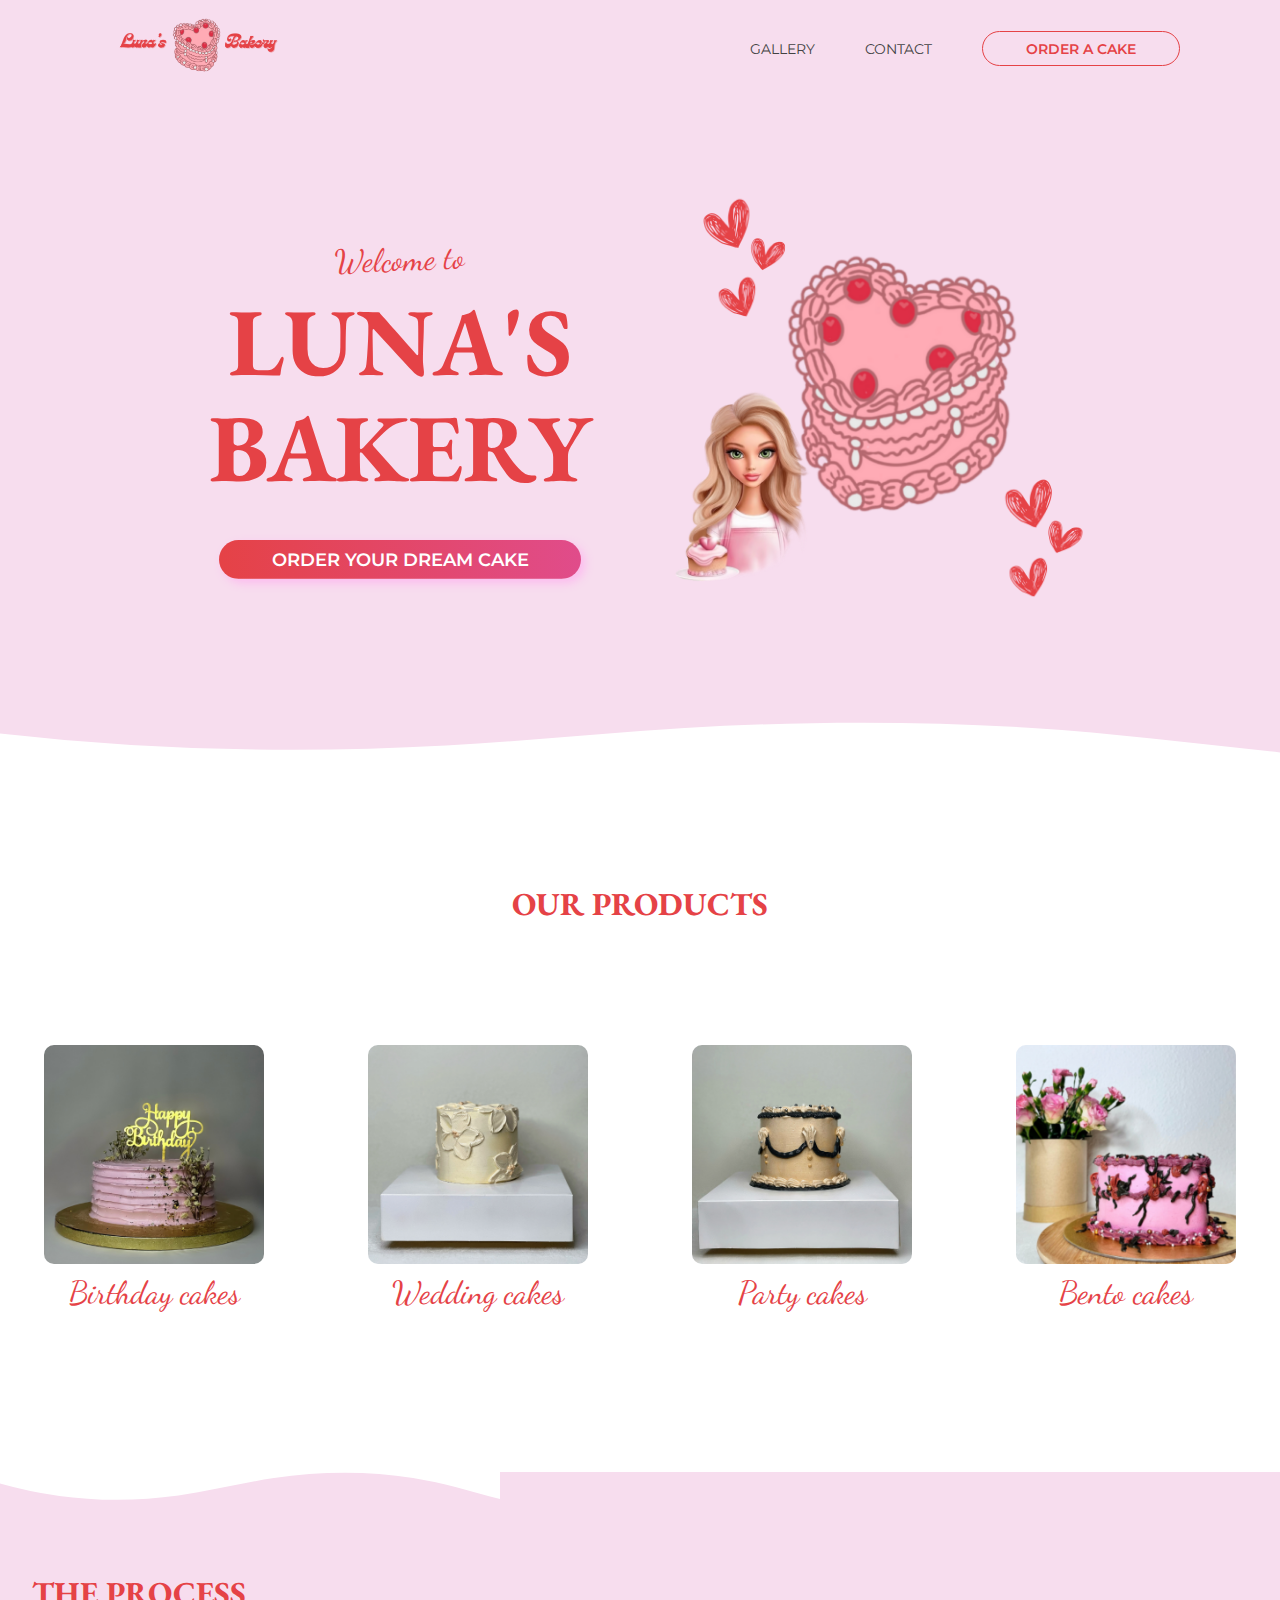
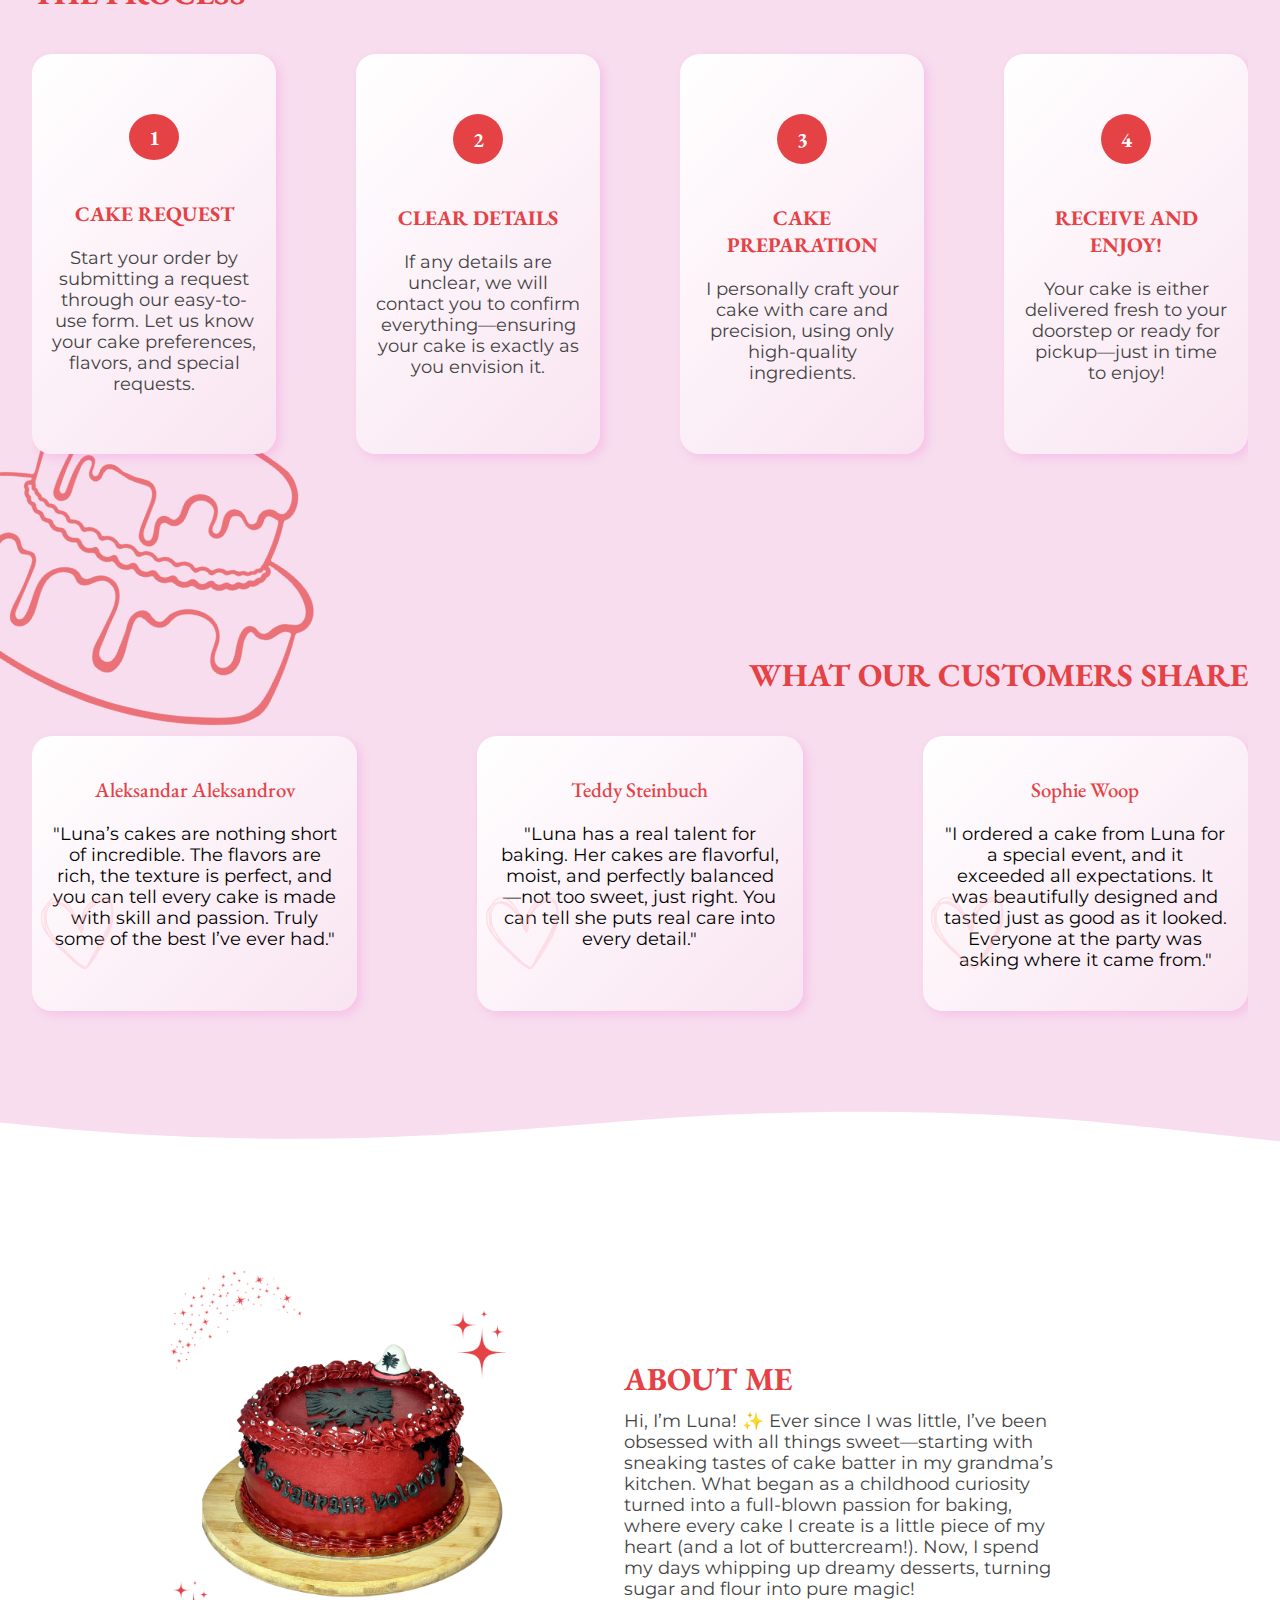
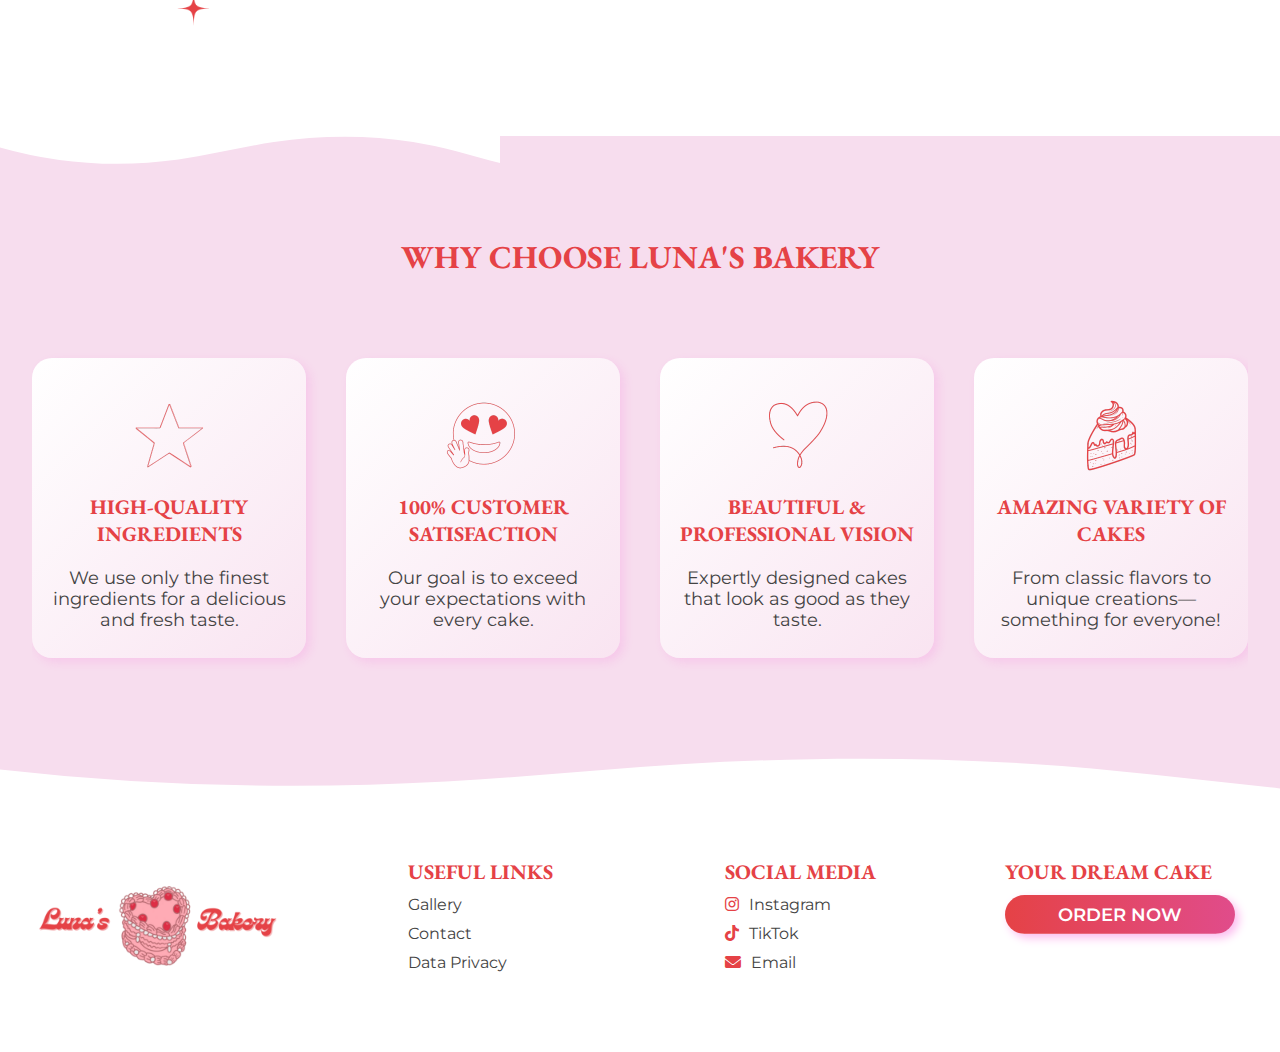
<file: index.html>
<!DOCTYPE html>
<html lang="en">
  <head>
    <meta charset="UTF-8" />
    <meta name="viewport" content="width=device-width, initial-scale=1.0" />
    <meta http-equiv="X-UA-Compatible" content="ie=edge" />
    <title>Luna's Bakery</title>
    <link rel="stylesheet" href="./style.css" />
    <link rel="icon" href="images/small-logo.png" type="image/x-icon" />

    <!-- Montserrat font -->

    <link
      href="https://fonts.googleapis.com/css2?family=Montserrat:wght@100;200;300;400;500;600;700&display=swap"
      rel="stylesheet"
    />

    <!-- EP GARMOND font -->

    <link
      href="https://fonts.googleapis.com/css2?family=EB+Garamond:wght@400;500;600;700&display=swap"
      rel="stylesheet"
    />

    <!-- Dancing script font -->

    <link
      href="https://fonts.googleapis.com/css2?family=Dancing+Script:wght@400;500;600;700&display=swap"
      rel="stylesheet"
    />

    <link
      href="https://cdnjs.cloudflare.com/ajax/libs/font-awesome/6.0.0-beta3/css/all.min.css"
      rel="stylesheet"
    />
    <link rel="icon" href="images/favicon.png" type="image/png" />
  </head>

  <body>
<header >
<!--  -->
  <div class=" flex-row header-cont">
    <a href="index.html"><img class="logo" src="images/logo.png" /></a>
    <nav class="navbar">
      <a href="gallery.html">Gallery</a>
      <a href="contact.html">Contact</a>
      <button class="btn btn-transp btn--open-popup">Order a cake</button>
    </nav>

  </div>

    <div class="menu-mobile">
      <a href="index.html"><img class="logo" src="images/logo.png" /></a>
      <nav>
      <i class="fa-solid fa-bars hamburger-icon"></i>
    </nav>
    <div class="off-screen-menu"> 
      <span id="arrow-close-menu">Close<i class="fa-solid fa-chevron-right"></i></span>
  
        <img class="logo off-screen-logo" src="/images/logo.png" alt="Logo" >
      
      <a href="gallery.html" class="off-screen-a">Gallery</a>
      <a href="contact.html" class="off-screen-a">Contact</a>
      <button class="btn btn-fade btn--open-popup btn--mobile-menu">Order a cake</button>
      <ul class="off-screen-links">
        <li class="off-screen-link"><a href="https://www.instagram.com/lunaliciouss.bakes/"><i class="fa-brands fa-instagram"></i></a><li>
        <li class="off-screen-link"><a href="https://www.tiktok.com/@lunaliciouss.bakes"><i class="fa-brands fa-tiktok"></i></a><li>
          <li class="off-screen-link"><a href="mailto:lunacino@icloud.com"><i class="fa-solid fa-envelope"></i></a></li>
         
      </ul>
    </div>
      <!-- <button class="btn btn-transp btn--open-popup">Get in touch</button> -->
    </div>
  </header>

    <main>

    <!--- POPUP ------>
    <div class="wrapper"></div>
   
    <div class="popup ">
      <h2>Order your dream cake</h2>
      <i id="x-close-popup" class="fa-solid fa-xmark"></i>
      <form action="https://api.web3forms.com/submit" id="cakeOrderForm" method="POST" class="popup-form" >

        <!-- Web3Forms Required Fields -->
        <input type="hidden" name="access_key" value="dc5237e2-26c8-43d6-932b-83293b91dc45">
        <input type="hidden" name="redirect" value="https://web3forms.com/success">
 
 
       <div class="upper-form-container">
     
         <div class="form-container form-left">
           <label for="name">Name</label>
           <input type="text" id="name" name="name" required/>
     
           <label for="email">Email</label>    
           <input type="email" id="email" name="email" required/>
     
           <label for="phone">Phone number</label>
           <input type="text" id="phone" name="phone" required/>  
     
           <label for="pickup-date">Pick up date</label>
           <input type="date" id="pickup-date" name="pickup-date" required/>
         </div>
     
         <div class="form-container form-right">
           <label for="cake-size">Pick your preferred cake size:</label>
           <select id="cake-size" name="cake-size" required>
             <option disabled selected value>-- select an option --</option>
             <option value="small">Small (4-6 persons)</option>
             <option value="medium">Medium (10-12 persons)</option>
             <option value="big">Big (16-20 persons)</option>
           </select>
     
           <label for="cake-base">Choose your cake base:</label>
           <select id="cake-base" name="cake-base" required>
             <option disabled selected value>-- select an option --</option>
             <option value="vanilla">Vanilla</option>
             <option value="surprise-me">Surprise me</option>
             <option value="red-velvet">Red velvet</option>
             <option value="chocolate">Chocolate</option>
           </select>
     
           <label for="cake-filling">Choose your filling:</label>
           <select id="cake-filling" name="cake-filling" required>
             <option disabled selected value>-- select an option --</option>
             <option value="surprise-me">Surprise me</option>
             <option value="raspberry">Raspberry</option>
             <option value="chocolate">Chocolate</option>
             <option value="vanilla">Vanilla</option>
             <option value="mango">Mango</option>
             <option value="pistachio">Pistachio +5€</option>
             <option value="lotus-cream">Lotus cream +5€</option>
           </select>
     
           <label for="lettering">Lettering</label>
           <input type="text" id="lettering" name="lettering" placeholder="example: 'Happy Birthday!'"/> 
         </div>
     
       </div>
     
       <div class="down-form-container">   
 
         <div class="allergies">
                <label for="allergies">Any allergies? Please state them here:</label>
        
                <textarea id="allergies" name="allergies" rows="5" cols="33">
                </textarea>
        </div>
        
        <div class="message">
              <label for="message">Any other questions? Write me here: </label>
        
              <textarea id="message" name="message" rows="5" cols="33">
              </textarea>
        </div>
        </div>  
        <input class="btn-fade form-btn btn--open-popup"  type="submit"  value="order your cake" id="submitBtn"/>
        
                </form>
    </div>


    <!-- ----- BANNER ------- -->

    <section class="pink-bg">

      <div class="flex-row  hero-cont">
        <div class="hero-content">
          <p class="text-welcome">Welcome to</p>
          <h1>Luna's Bakery</h1>
          <button class="btn btn-fade btn--open-popup">Order your dream cake</button>
        </div>
        <img src="images/banner-img.png">
      </div>
    </section>

    <!-- ----- PRODUCTS ------- -->

    <section class="white-bg">
      <div class="custom-shape-divider-top-pink">
        <svg data-name="Layer 1" xmlns="http://www.w3.org/2000/svg" viewBox="0 0 1200 120" preserveAspectRatio="none">
            <path d="M321.39,56.44c58-10.79,114.16-30.13,172-41.86,82.39-16.72,168.19-17.73,250.45-.39C823.78,31,906.67,72,985.66,92.83c70.05,18.48,146.53,26.09,214.34,3V0H0V27.35A600.21,600.21,0,0,0,321.39,56.44Z" class="shape-fill"></path>
        </svg>
    </div>
      <div class="flex-column products-cont">
        <h2>Our Products</h2>
        <div class="grid-row  products-grid">
          <div class="cake-type">
            <img src="images/birthday-cake.png" />
            <p class="label">Birthday cakes</p>
          </div>
          <div class="cake-type">
            <img src="images/wedding-cake.png" />
            <p class="label">Wedding cakes</p>
          </div>
          <div class="cake-type">
            <img src="images/party-cake.png" />
            <p class="label">Party cakes</p>
          </div>
          <div class="cake-type">
            <img src="images/bento-cake.png" />
            <p class="label">Bento cakes</p>
          </div>
        </div>
      </div>
    </section>

    <!-- ----- PROCESS ------- -->

    <section class="pink-bg process-sct">
      <div class="custom-shape-divider-top-white">
        <svg data-name="Layer 1" xmlns="http://www.w3.org/2000/svg" viewBox="0 0 1200 120" preserveAspectRatio="none">
            <path d="M321.39,56.44c58-10.79,114.16-30.13,172-41.86,82.39-16.72,168.19-17.73,250.45-.39C823.78,31,906.67,72,985.66,92.83c70.05,18.48,146.53,26.09,214.34,3V0H0V27.35A600.21,600.21,0,0,0,321.39,56.44Z" class="shape-fill"></path>
        </svg>
    </div>
      <img src="images/side-cake.png">
      <div class="flex-column process-cont">
        <h2>The process</h2>
        

        <div class="grid-row process-grid">
          <div class="process-card">
            <span class="circle-number">
              <p class="number">1</p>
            </span>
            <h3>Cake Request</h3>
            <p class="text-normal">Start your order by submitting a request through our easy-to-use form. Let us know your cake preferences, flavors, and special requests.</p>
          </div>
          <div class="process-card">
            <span class="circle-number">
              <p class="number">2</p>
            </span>
            <h3>Clear Details</h3>
            <p class="text-normal">If any details are unclear, we will contact you to confirm everything—ensuring your cake is exactly as you envision it.</p>
          </div>
          <div class="process-card">
            <span class="circle-number">
              <p class="number">3</p>
            </span>
            <h3>Cake Preparation</h3>
            <p class="text-normal">I personally craft your cake with care and precision, using only high-quality ingredients.</p>
          </div>
          <div class="process-card">
            <span class="circle-number">
              <p class="number">4</p>
            </span>
            <h3>Receive and Enjoy!</h3>
            <p class="text-normal">Your cake is either delivered fresh to your doorstep or ready for pickup—just in time to enjoy!</p>
          </div>
        </div>
        
      </div>
    </section>

    <!-- ----- TESTIMONIALS ------- -->

    <section class="pink-bg">
      <div class="flex-column testimonials-cont">
        <h2>What our customers share</h2>

        <div class="grid-row container-full test-grid">
          <div class="testimonial">
            <p class="test-name">Aleksandar Aleksandrov</p>
            <p class="text-test">"Luna’s cakes are nothing short of incredible. The flavors are rich, the texture is perfect, and you can tell every cake is made with skill and passion. Truly some of the best I’ve ever had."</p>
            <img src="images/test-heart.png">
          </div>
          <div class="testimonial">
            <p class="test-name">Teddy Steinbuch</p>
            <p class="text-test">"Luna has a real talent for baking. Her cakes are flavorful, moist, and perfectly balanced—not too sweet, just right. You can tell she puts real care into every detail."</p>
            <img src="images/test-heart.png">
          </div>
          <div class="testimonial">
            <p class="test-name">Sophie Woop</p>
            <p class="text-test">"I ordered a cake from Luna for a special event, and it exceeded all expectations. It was beautifully designed and tasted just as good as it looked. Everyone at the party was asking where it came from."</p>
            <img src="images/test-heart.png">
          </div>
        </div>
    </section>

  <!-- ----- ABOUT ------- -->

    <section class="white-bg">
      <div class="custom-shape-divider-top-pink">
        <svg data-name="Layer 1" xmlns="http://www.w3.org/2000/svg" viewBox="0 0 1200 120" preserveAspectRatio="none">
            <path d="M321.39,56.44c58-10.79,114.16-30.13,172-41.86,82.39-16.72,168.19-17.73,250.45-.39C823.78,31,906.67,72,985.66,92.83c70.05,18.48,146.53,26.09,214.34,3V0H0V27.35A600.21,600.21,0,0,0,321.39,56.44Z" class="shape-fill"></path>
        </svg>
    </div>
      <div class="flex-row  about-cont">
        <img src="images/about-cake.png">
        <div class="about-content">
          <h2>About me</h2>
          <p class="text-normal">Hi, I’m Luna! ✨ Ever since I was little, I’ve been obsessed with all things sweet—starting with sneaking tastes of cake batter in my grandma’s kitchen. What began as a childhood curiosity turned into a full-blown passion for baking, where every cake I create is a little piece of my heart (and a lot of buttercream!). Now, I spend my days whipping up dreamy desserts, turning sugar and flour into pure magic!</p>
        </div>
      </div>
    </section>

    <!-- ----- BENEFITS ------- -->

    <section class="pink-bg">
      <div class="custom-shape-divider-top-white">
        <svg data-name="Layer 1" xmlns="http://www.w3.org/2000/svg" viewBox="0 0 1200 120" preserveAspectRatio="none">
            <path d="M321.39,56.44c58-10.79,114.16-30.13,172-41.86,82.39-16.72,168.19-17.73,250.45-.39C823.78,31,906.67,72,985.66,92.83c70.05,18.48,146.53,26.09,214.34,3V0H0V27.35A600.21,600.21,0,0,0,321.39,56.44Z" class="shape-fill"></path>
        </svg>
    </div>
      <div class="flex-column container-full benefit-cont">
        
        <h2>Why choose Luna's Bakery</h1>
        <div class="grid-row container-full benefit-grid">

          <div class="benefit-card">
            <img src="images/star-emoji.png">
            <h3 class="benefit-label">High-quality ingredients</h3>
            <p class="text-normal">We use only the finest ingredients for a delicious and fresh taste.</p>
          </div>
          <div class="benefit-card">
            <img src="images/face-emoji.png">
            <h3>100% Customer satisfaction</h3>
            <p class="text-normal">Our goal is to exceed your expectations with every cake.</p>
          </div>
          <div class="benefit-card">
            <img src="images/heart-emoji.png">
            <h3>Beautiful & Professional vision</h3>
            <p class="text-normal">Expertly designed cakes that look as good as they taste.</p>
          </div>
          <div class="benefit-card">
            <img src="images/cake-emoji.png">
            <h3>Amazing variety of cakes</h3>
            <p class="text-normal">From classic flavors to unique creations—something for everyone!</p>
          </div>
          
        </div>
      </div>
    </section>

  </main>

  <footer >
    <div class="custom-shape-divider-top-pink">
      <svg data-name="Layer 1" xmlns="http://www.w3.org/2000/svg" viewBox="0 0 1200 120" preserveAspectRatio="none">
          <path d="M321.39,56.44c58-10.79,114.16-30.13,172-41.86,82.39-16.72,168.19-17.73,250.45-.39C823.78,31,906.67,72,985.66,92.83c70.05,18.48,146.53,26.09,214.34,3V0H0V27.35A600.21,600.21,0,0,0,321.39,56.44Z" class="shape-fill"></path>
      </svg>
  </div>
  <img class="hidden footer-cake" src="images/side-cake.png">

    <div class="grid-row footer-cont">
   
    <a href="index.html"><img class="footer-logo" src="images/logo.png" alt="logo"></a>
    <div class="footer-item">
      <p class="footer-label">Useful Links</p>
      <nav>
        <ul class="footer-links">
        <li class="footer-link"><a href="gallery.html">Gallery</a><li>
        <li class="footer-link"><a href="contact.html">Contact</a><li>
        <li class="footer-link"><a href="data-privacy.html">Data Privacy</a><li>
      </ul>
      </nav>
    </div>
    <div class="footer-item">
      <p class="footer-label">Social media</p>
      <ul class="footer-links">
        <li class="footer-link"><i class="fa-brands fa-instagram"></i><a href="https://www.instagram.com/lunaliciouss.bakes/">Instagram</a><li>
        <li class="footer-link"><i class="fa-brands fa-tiktok"></i><a href="https://www.tiktok.com/@lunaliciouss.bakes">TikTok</a><li>
        <li class="footer-link"><i class="fa-solid fa-envelope"></i><a href="mailto:lunacino@icloud.com">Email</a><li></li>
         
      </ul>
    </div>
    <div class="footer-item">
      <p class="footer-label">Your dream cake</p>
      <button class="btn btn-fade btn--open-popup">Order now</button>
    </div>
  </div>
  </footer>

  </body>

  <script src="script.js"></script>
</html>
</file>
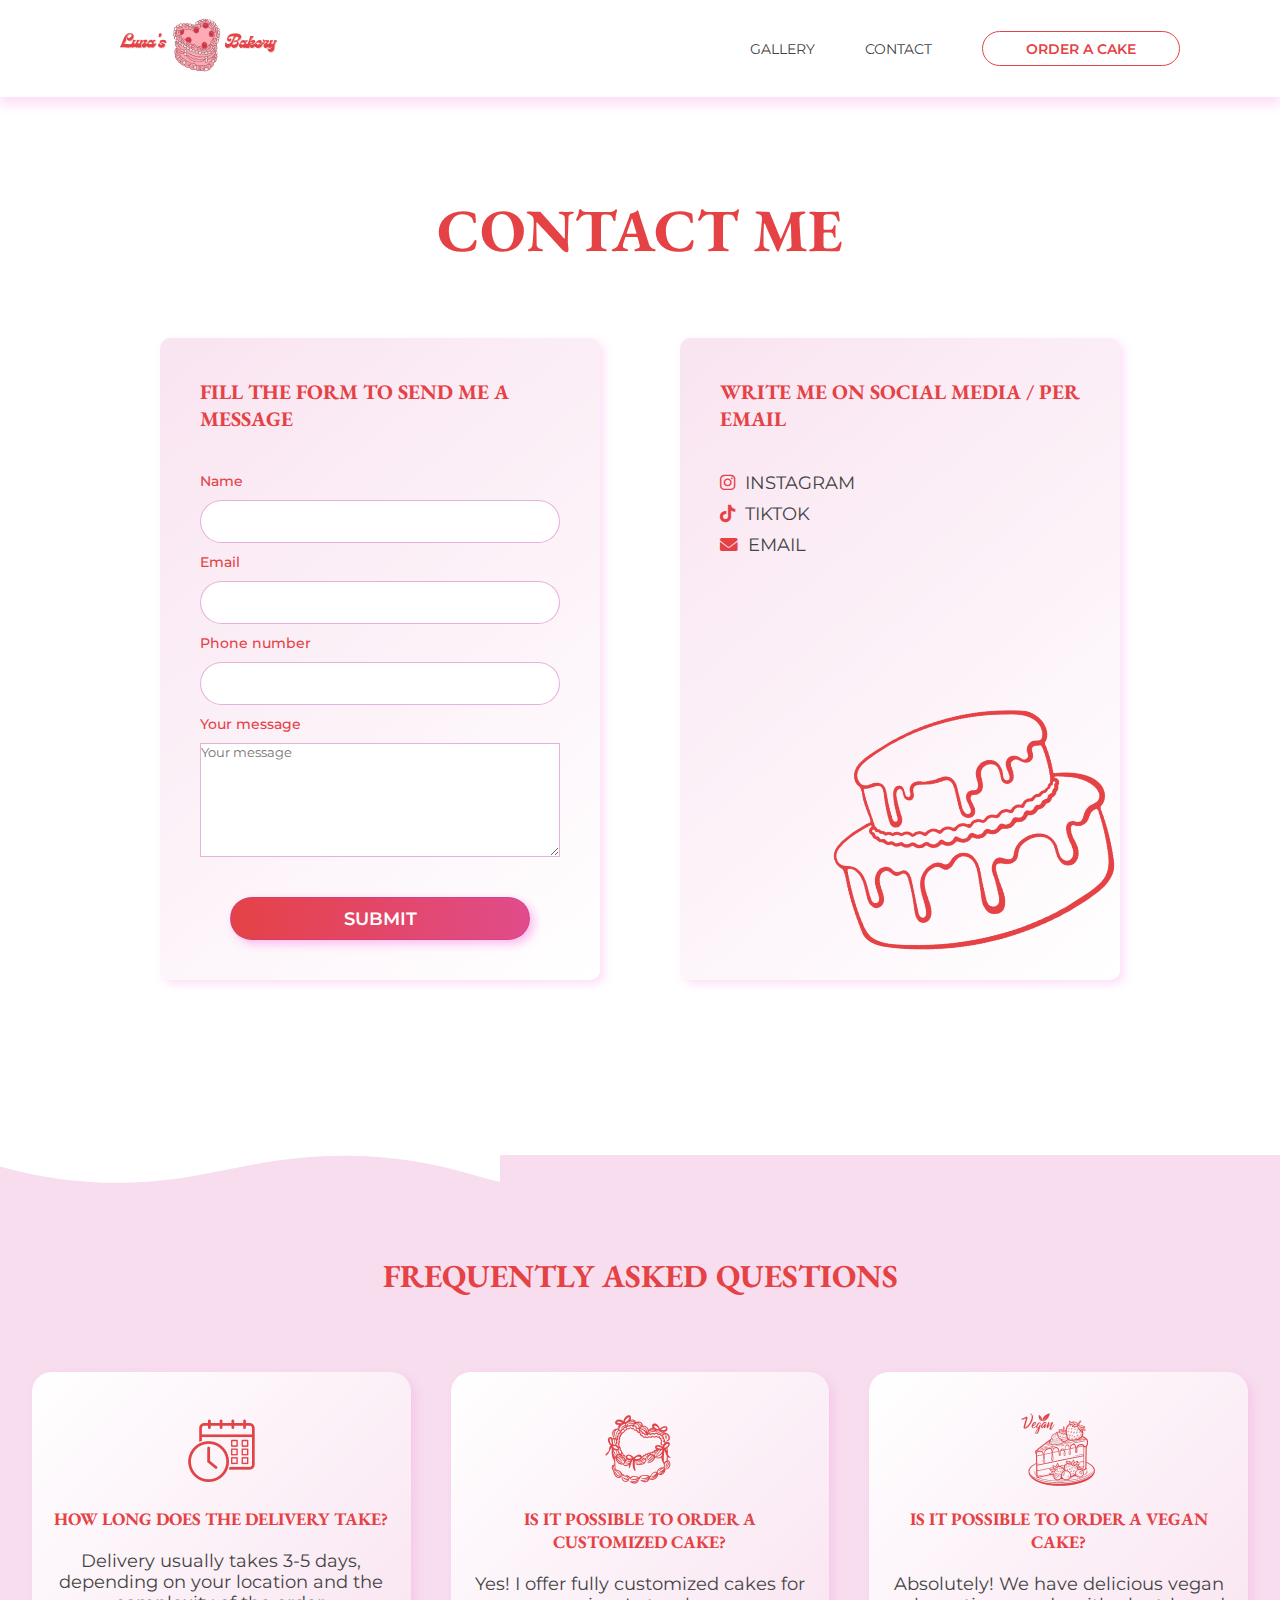
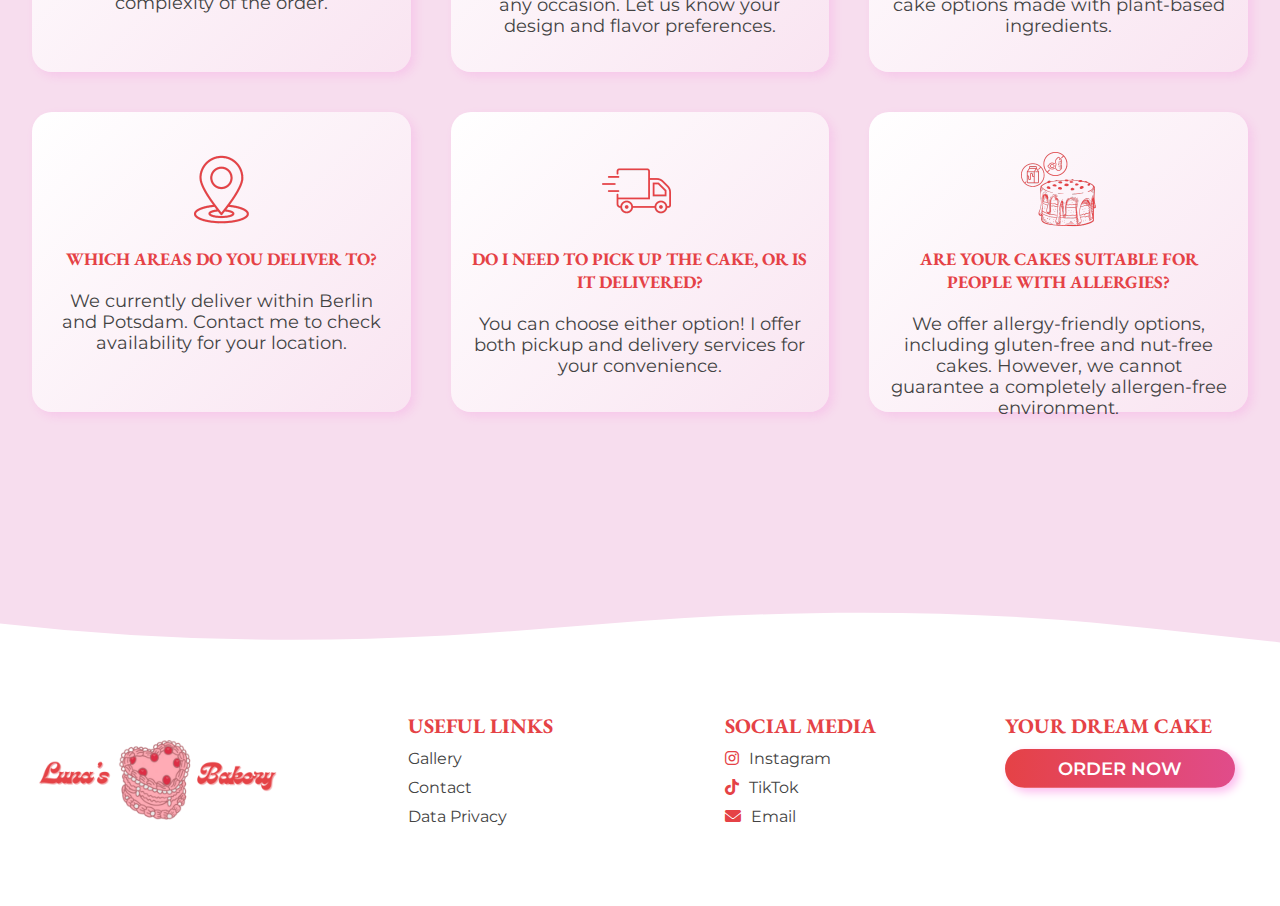
<file: contact.html>
<!DOCTYPE html>
<html lang="en">
  <head>
    <meta charset="UTF-8" />
    <meta name="viewport" content="width=device-width, initial-scale=1.0" />
    <meta http-equiv="X-UA-Compatible" content="ie=edge" />
    <title>Contact - Luna's Bakery</title>
    <link rel="stylesheet" href="./style.css" />
    <link rel="icon" href="images/small-logo.png" type="image/x-icon" />

    <!-- Montserrat font -->

    <link
      href="https://fonts.googleapis.com/css2?family=Montserrat:wght@100;200;300;400;500;600;700&display=swap"
      rel="stylesheet"
    />

    <!-- EP GARMOND font -->

    <link
      href="https://fonts.googleapis.com/css2?family=EB+Garamond:wght@400;500;600;700&display=swap"
      rel="stylesheet"
    />

    <!-- Dancing script font -->

    <link
      href="https://fonts.googleapis.com/css2?family=Dancing+Script:wght@400;500;600;700&display=swap"
      rel="stylesheet"
    />

    <link
      href="https://cdnjs.cloudflare.com/ajax/libs/font-awesome/6.0.0-beta3/css/all.min.css"
      rel="stylesheet"
    />
    <link rel="icon" href="images/small-logo.png" type="image/png" />
  </head>


<body>
  <header>
    <!--  -->
    <div class="flex-row header-cont contact-header">
      <a href="index.html"><img class="logo" src="images/logo.png" /></a>
      <nav class="navbar">
        <a href="gallery.html">Gallery</a>
        <a href="contact.html">Contact</a>
        <button class="btn btn-transp btn--open-popup">Order a cake</button>
      </nav>
    </div>

    <div class="menu-mobile contact-menu-mobile">
      <a href="index.html"><img class="logo" src="images/logo.png" /></a>
      <nav>
        <i class="fa-solid fa-bars hamburger-icon"></i>
      </nav>
      <div class="off-screen-menu">
        <span id="arrow-close-menu"
          >Close<i class="fa-solid fa-chevron-right"></i
        ></span>
        <img class="logo off-screen-logo" src="images/logo.png" />


      <a href="gallery.html" class="off-screen-a">Gallery</a>
      <a href="contact.html" class="off-screen-a">Contact</a>
      <button class="btn btn-fade btn--open-popup btn--mobile-menu">Order a cake</button>
      <ul class="off-screen-links">
        <li class="off-screen-link"><a href="https://www.instagram.com/lunaliciouss.bakes/"><i class="fa-brands fa-instagram"></i></a>
        </li>
        <li class="off-screen-link"><a href="https://www.tiktok.com/@lunaliciouss.bakes"><i class="fa-brands fa-tiktok"></i></a></li>
          <li class="off-screen-link"><a href="mailto:lunacino@icloud.com"><i class="fa-solid fa-envelope"></i></a></li>
         
      </ul>
      </div>
      <!-- <button class="btn btn-transp btn--open-popup">Get in touch</button> -->
    </div>
  </header>
  <main>

  <!--- POPUP ------>
  <div class="wrapper"></div>
   
  <div class="popup">
    <h2>Order your dream cake</h2>
    <i id="x-close-popup" class="fa-solid fa-xmark"></i>
    <form action="https://api.web3forms.com/submit" method="POST" class="popup-form" id="cakeOrderForm">

       <!-- Web3Forms Required Fields -->
       <input type="hidden" name="access_key" value="dc5237e2-26c8-43d6-932b-83293b91dc45">
       <input type="hidden" name="redirect" value="https://web3forms.com/success">


      <div class="upper-form-container">
    
        <div class="form-container form-left">
          <label for="name">Name</label>
          <input type="text" id="name" name="name" required/>
    
          <label for="email">Email</label>    
          <input type="email" id="email" name="email" required/>
    
          <label for="phone">Phone number</label>
          <input type="text" id="phone" name="phone" required/>  
    
          <label for="pickup-date">Pick up date</label>
          <input type="date" id="pickup-date" name="pickup-date" required/>
        </div>
    
        <div class="form-container form-right">
          <label for="cake-size">Pick your preferred cake size:</label>
          <select id="cake-size" name="cake-size" required>
            <option disabled selected value>-- select an option --</option>
            <option value="small">Small (4-6 persons)</option>
            <option value="medium">Medium (10-12 persons)</option>
            <option value="big">Big (16-20 persons)</option>
          </select>
    
          <label for="cake-base">Choose your cake base:</label>
          <select id="cake-base" name="cake-base" required>
            <option disabled selected value>-- select an option --</option>
            <option value="vanilla">Vanilla</option>
            <option value="surprise-me">Surprise me</option>
            <option value="red-velvet">Red velvet</option>
            <option value="chocolate">Chocolate</option>
          </select>
    
          <label for="cake-filling">Choose your filling:</label>
          <select id="cake-filling" name="cake-filling" required>
            <option disabled selected value>-- select an option --</option>
            <option value="surprise-me">Surprise me</option>
            <option value="raspberry">Raspberry</option>
            <option value="chocolate">Chocolate</option>
            <option value="vanilla">Vanilla</option>
            <option value="mango">Mango</option>
            <option value="pistachio">Pistachio +5€</option>
            <option value="lotus-cream">Lotus cream +5€</option>
          </select>
    
          <label for="lettering">Lettering</label>
          <input type="text" id="lettering" name="lettering" placeholder="example: 'Happy Birthday!'"/> 
        </div>
    
      </div>
    
      <div class="down-form-container">   

        <div class="allergies">
               <label for="allergies">Any allergies? Please state them here:</label>
       
               <textarea id="allergies" name="allergies" rows="5" cols="33">
               </textarea>
       </div>
       
       <div class="message">
             <label for="message">Any other questions? Write me here: </label>
       
             <textarea id="message" name="message" rows="5" cols="33">
             </textarea>
       </div>
       </div>  
       <input class="btn-fade form-btn btn--open-popup"  type="submit"  value="order your cake" id="submitBtn"/>
       
               </form>
           </div>
  </div>


<section class="contact-sct">
    <h1>Contact Me</h1>
  <div class="contact-main-container">

  <div class="contact-cont contact-left">
  <h3>Fill the form to send me a message</h3>

  <form action="https://api.web3forms.com/submit" method="POST" class="contact-form">
    <!-- Required access key -->
    <input type="hidden" name="access_key" value="dc5237e2-26c8-43d6-932b-83293b91dc45">

    <label>Name</label>
    <input type="text" name="name" required />

    <label>Email</label>    
    <input type="email" name="email" required />

    <label>Phone number</label>
    <input type="number" name="phone" required /> 

    <label for="message">Your message</label>
    <textarea id="message" name="message" rows="7" cols="33" placeholder="Your message"></textarea> 

    <!-- Submit Button -->
    <input class="btn-fade form-btn" type="submit" value="Submit"/>

    <!-- Success Redirect -->
    <input type="hidden" name="redirect" value="https://web3forms.com/success">
</form>


  </div>

  <div class="contact-cont contact-right">
    <div class="footer-item">
      <h3>Write me on Social media / per Email</h3>
      <ul class="footer-links">
        <li class="footer-link"><i class="fa-brands fa-instagram"></i><a href="https://www.instagram.com/lunaliciouss.bakes/">Instagram</a><li>
        <li class="footer-link"><i class="fa-brands fa-tiktok"></i><a href="https://www.tiktok.com/@lunaliciouss.bakes">TikTok</a><li>
        <li class="footer-link"><i class="fa-solid fa-envelope"></i><a href="mailto:lunacino@icloud.com">Email</a><li></li>
         
      </ul>

      <img src="images/side-cake.png">
    </div>
    
  </div>
</div>
  </section>


  <!---- FAQ --------->

  <section class="pink-bg faq-sct">
    <div class="custom-shape-divider-top-white">
      <svg data-name="Layer 1" xmlns="http://www.w3.org/2000/svg" viewBox="0 0 1200 120" preserveAspectRatio="none">
          <path d="M321.39,56.44c58-10.79,114.16-30.13,172-41.86,82.39-16.72,168.19-17.73,250.45-.39C823.78,31,906.67,72,985.66,92.83c70.05,18.48,146.53,26.09,214.34,3V0H0V27.35A600.21,600.21,0,0,0,321.39,56.44Z" class="shape-fill"></path>
      </svg>
  </div>
  <div class="flex-column faq-cont">
  <h2>Frequently asked questions</h2>
   <div class="grid-row faq-grid">
  
      <div class="benefit-card">
         <img src="images/delivery-time.png">
         <h3 class="benefit-label faq-label">How long does the delivery take?</h3>
         <p class="text-normal">Delivery usually takes 3-5 days, depending on your location and the complexity of the order.</p>
      </div>
   
      <div class="benefit-card">
         <img src="images/custom-cake.png">
         <h3 class="benefit-label faq-label">Is it possible to order a customized cake?</h3>
         <p class="text-normal">Yes! I offer fully customized cakes for any occasion. Let us know your design and flavor preferences.</p>
      </div>
   
      <div class="benefit-card">
         <img src="images/vegan-cake.png">
         <h3 class="benefit-label faq-label">Is it possible to order a vegan cake?</h3>
         <p class="text-normal">Absolutely! We have delicious vegan cake options made with plant-based ingredients.</p>
      </div>
   
      <div class="benefit-card">
         <img src="images/delivery-location.png">
         <h3 class="benefit-label faq-label">Which areas do you deliver to?</h3>
         <p class="text-normal">We currently deliver within Berlin and Potsdam. Contact me to check availability for your location.</p>
      </div>
   
      <div class="benefit-card">
         <img src="images/delivery-truck.png">
         <h3 class="benefit-label faq-label">Do I need to pick up the cake, or is it delivered?</h3>
         <p class="text-normal">You can choose either option! I offer both pickup and delivery services for your convenience.</p>
      </div>
   
      <div class="benefit-card">
         <img src="images/allergy.png">
         <h3 class="benefit-label faq-label">Are your cakes suitable for people with allergies?</h3>
         <p class="text-normal">We offer allergy-friendly options, including gluten-free and nut-free cakes. However, we cannot guarantee a completely allergen-free environment.</p>
      </div>
   </div>
  </div>
   
   
  </section>

</main>

<footer >
  <div class="custom-shape-divider-top-pink">
    <svg data-name="Layer 1" xmlns="http://www.w3.org/2000/svg" viewBox="0 0 1200 120" preserveAspectRatio="none">
        <path d="M321.39,56.44c58-10.79,114.16-30.13,172-41.86,82.39-16.72,168.19-17.73,250.45-.39C823.78,31,906.67,72,985.66,92.83c70.05,18.48,146.53,26.09,214.34,3V0H0V27.35A600.21,600.21,0,0,0,321.39,56.44Z" class="shape-fill"></path>
    </svg>
</div>
<img class="hidden footer-cake" src="images/side-cake.png">

  <div class="grid-row footer-cont">
 
    <a href="index.html"><img class="footer-logo" src="images/logo.png" alt="logo"></a>
  <div class="footer-item">
    <p class="footer-label">Useful Links</p>
    <nav>
      <ul class="footer-links">
      <li class="footer-link"><a href="gallery.html">Gallery</a><li>
      <li class="footer-link"><a href="contact.html">Contact</a><li>
      <li class="footer-link"><a href="data-privacy.html">Data Privacy</a><li>
    </ul>
    </nav>
  </div>
  <div class="footer-item">
    <p class="footer-label">Social media</p>
    <ul class="footer-links">
      <li class="footer-link"><i class="fa-brands fa-instagram"></i><a href="https://www.instagram.com/lunaliciouss.bakes/">Instagram</a><li>
      <li class="footer-link"><i class="fa-brands fa-tiktok"></i><a href="https://www.tiktok.com/@lunaliciouss.bakes">TikTok</a><li>
        <li class="footer-link"><i class="fa-solid fa-envelope"></i><a href="mailto:lunacino@icloud.com">Email</a><li></li>
       
    </ul>
  </div>
  <div class="footer-item">
    <p class="footer-label">Your dream cake</p>
    <button class="btn btn-fade btn--open-popup">Order now</button>
  </div>
</div>
</footer>

</body>
<script src="script.js"></script>
</html>
</file>
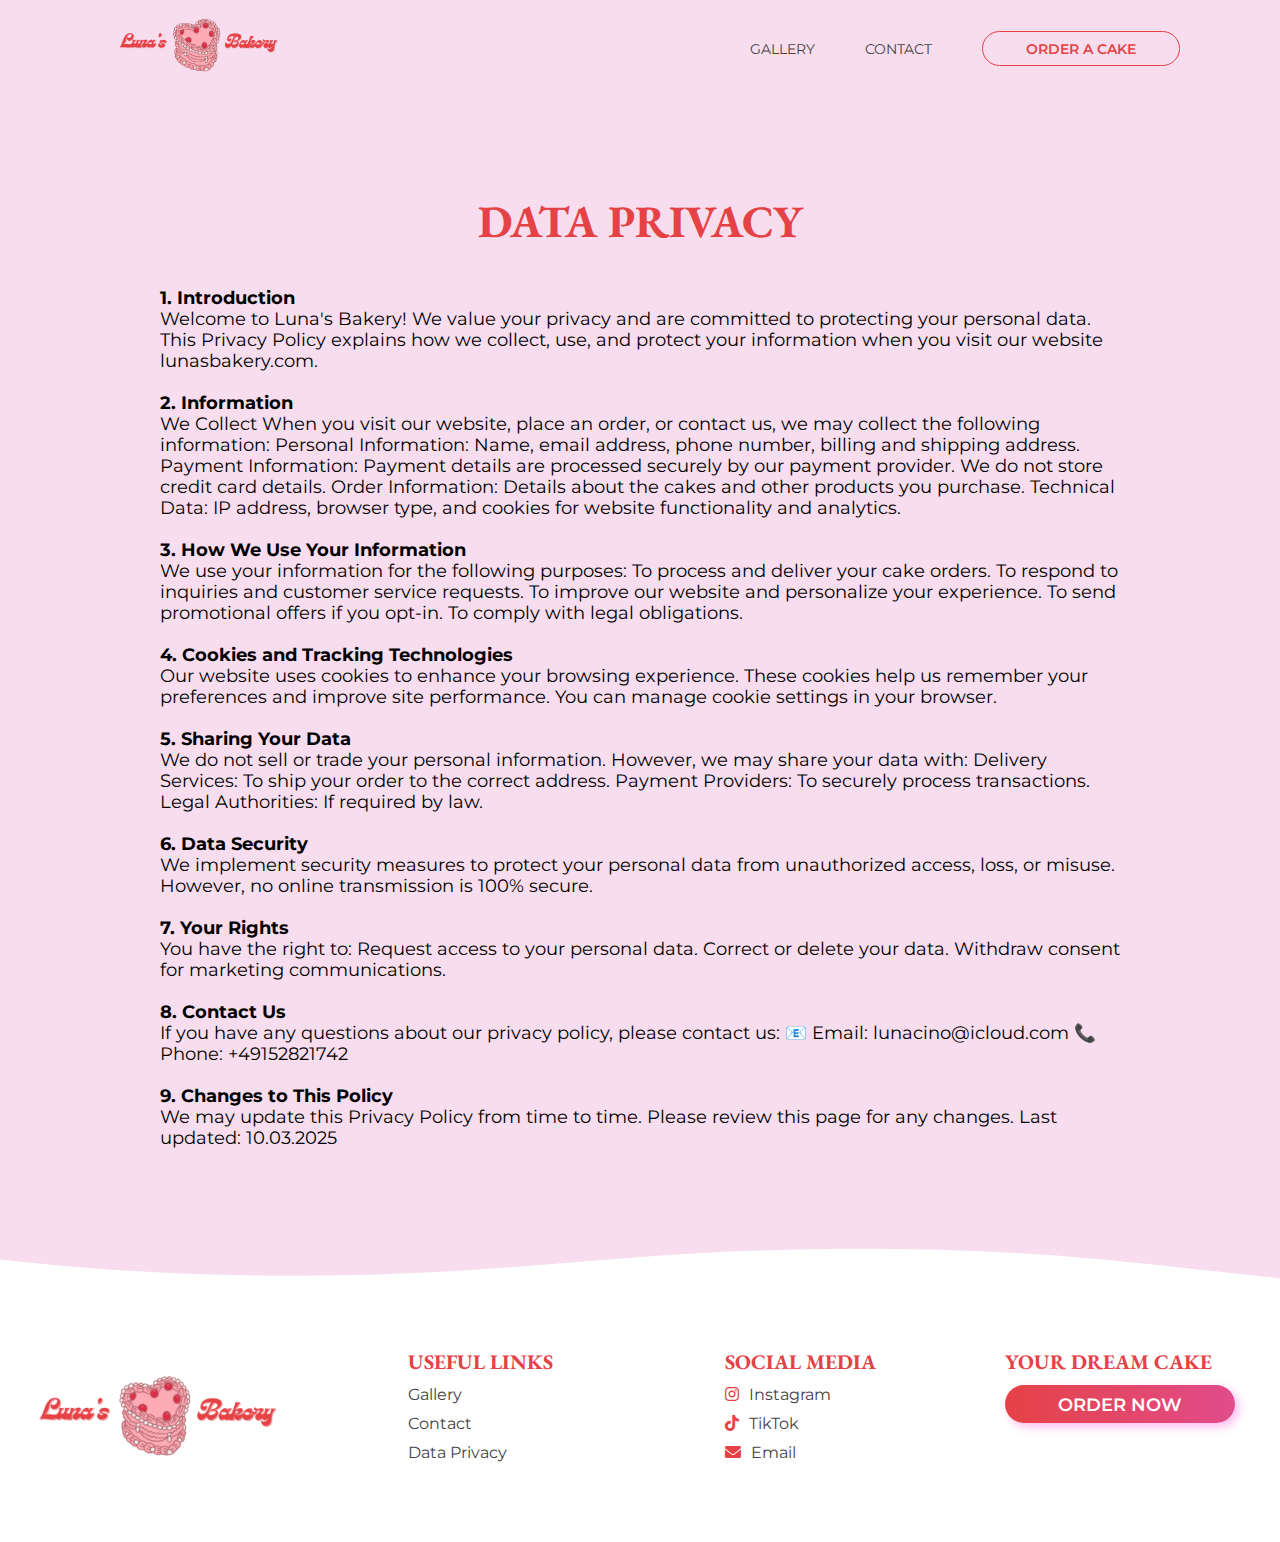
<file: data-privacy.html>
<!DOCTYPE html>
<html lang="en">
  <head>
    <meta charset="UTF-8" />
    <meta name="viewport" content="width=device-width, initial-scale=1.0" />
    <meta http-equiv="X-UA-Compatible" content="ie=edge" />
    <title>Gallery - Luna's Bakery</title>
    <link rel="stylesheet" href="./style.css" />
    <link rel="icon" href="/images/small-logo.png" type="image/png" />

    <!-- Montserrat font -->

    <link
      href="https://fonts.googleapis.com/css2?family=Montserrat:wght@100;200;300;400;500;600;700&display=swap"
      rel="stylesheet"
    />

    <!-- EP GARMOND font -->

    <link
      href="https://fonts.googleapis.com/css2?family=EB+Garamond:wght@400;500;600;700&display=swap"
      rel="stylesheet"
    />

    <!-- Dancing script font -->

    <link
      href="https://fonts.googleapis.com/css2?family=Dancing+Script:wght@400;500;600;700&display=swap"
      rel="stylesheet"
    />

    <link
      href="https://cdnjs.cloudflare.com/ajax/libs/font-awesome/6.0.0-beta3/css/all.min.css"
      rel="stylesheet"
    />
    <link rel="icon" href="images/x-icon.png" type="image/png" />
  </head>

  <body>
    <header>
      <!--  -->
      <div class="flex-row header-cont">
        <a href="index.html"><img class="logo" src="images/logo.png" /></a>
        <nav class="navbar">
          <a href="gallery.html">Gallery</a>
          <a href="contact.html">Contact</a>
          <button class="btn btn-transp btn--open-popup">Order a cake</button>
        </nav>
      </div>

      <div class="menu-mobile">
        <a href="index.html"><img class="logo" src="images/logo.png" /></a>
        <nav>
          <i class="fa-solid fa-bars hamburger-icon"></i>
        </nav>
        <div class="off-screen-menu">
          <span id="arrow-close-menu"
            >Close<i class="fa-solid fa-chevron-right"></i
          ></span>
          <img class="logo off-screen-logo" src="images/logo.png" />
          <a href="gallery.html" class="off-screen-a">Gallery</a>
          <a href="contact.html" class="off-screen-a">Contact</a>
          <button class="btn btn-fade btn--open-popup btn--mobile-menu">
            Order a cake
          </button>
          <ul class="off-screen-links">
            <li class="off-screen-link">
              <a href="https://www.instagram.com/lunaliciouss.bakes/"
                ><i class="fa-brands fa-instagram"></i
              ></a>
            </li>
            <li></li>
            <li class="off-screen-link">
              <a href="https://www.tiktok.com/@lunaliciouss.bakes"
                ><i class="fa-brands fa-tiktok"></i
              ></a>
            </li>
            <li></li>
            <li class="off-screen-link">
              <a href="mailto:lunacino@icloud.com"
                ><i class="fa-solid fa-envelope"></i
              ></a>
            </li>
          </ul>
        </div>
        <!-- <button class="btn btn-transp btn--open-popup">Order a cake</button> -->
      </div>
    </header>

    <main>
      <!--- POPUP ------>
      <div class="wrapper"></div>

      <div class="popup">
        <h2>Order your dream cake</h2>
        <i id="x-close-popup" class="fa-solid fa-xmark"></i>
        <form
          action="https://api.web3forms.com/submit"
          id="cakeOrderForm"
          method="POST"
          class="popup-form"
        >
          <!-- Web3Forms Required Fields -->
          <input
            type="hidden"
            name="access_key"
            value="dc5237e2-26c8-43d6-932b-83293b91dc45"
          />
          <input
            type="hidden"
            name="redirect"
            value="https://web3forms.com/success"
          />

          <div class="upper-form-container">
            <div class="form-container form-left">
              <label for="name">Name</label>
              <input type="text" id="name" name="name" required />

              <label for="email">Email</label>
              <input type="email" id="email" name="email" required />

              <label for="phone">Phone number</label>
              <input type="text" id="phone" name="phone" required />

              <label for="pickup-date">Pick up date</label>
              <input type="date" id="pickup-date" name="pickup-date" required />
            </div>

            <div class="form-container form-right">
              <label for="cake-size">Pick your preferred cake size:</label>
              <select id="cake-size" name="cake-size" required>
                <option disabled selected value>-- select an option --</option>
                <option value="small">Small (4-6 persons)</option>
                <option value="medium">Medium (10-12 persons)</option>
                <option value="big">Big (16-20 persons)</option>
              </select>

              <label for="cake-base">Choose your cake base:</label>
              <select id="cake-base" name="cake-base" required>
                <option disabled selected value>-- select an option --</option>
                <option value="vanilla">Vanilla</option>
                <option value="surprise-me">Surprise me</option>
                <option value="red-velvet">Red velvet</option>
                <option value="chocolate">Chocolate</option>
              </select>

              <label for="cake-filling">Choose your filling:</label>
              <select id="cake-filling" name="cake-filling" required>
                <option disabled selected value>-- select an option --</option>
                <option value="surprise-me">Surprise me</option>
                <option value="raspberry">Raspberry</option>
                <option value="chocolate">Chocolate</option>
                <option value="vanilla">Vanilla</option>
                <option value="mango">Mango</option>
                <option value="pistachio">Pistachio +5€</option>
                <option value="lotus-cream">Lotus cream +5€</option>
              </select>

              <label for="lettering">Lettering</label>
              <input
                type="text"
                id="lettering"
                name="lettering"
                placeholder="example: 'Happy Birthday!'"
              />
            </div>
          </div>

          <div class="down-form-container">
            <div class="allergies">
              <label for="allergies"
                >Any allergies? Please state them here:</label
              >

              <textarea id="allergies" name="allergies" rows="5" cols="33">
              </textarea>
            </div>

            <div class="message">
              <label for="message">Any other questions? Write me here: </label>

              <textarea id="message" name="message" rows="5" cols="33">
              </textarea>
            </div>
          </div>
          <input
            class="btn-fade form-btn btn--open-popup"
            type="submit"
            value="order your cake"
            id="submitBtn"
          />
        </form>
      </div>

      <section class="pink-bg data-sct">
        <h1>Data Privacy</h1>
        <div class="data-cont">
          <p>
            <b>1. Introduction</b><br />
            Welcome to Luna's Bakery! We value your privacy and are committed to
            protecting your personal data. This Privacy Policy explains how we
            collect, use, and protect your information when you visit our
            website lunasbakery.com.<br /><br />
            <b>2. Information</b><br />
            We Collect When you visit our website, place an order, or contact
            us, we may collect the following information: Personal Information:
            Name, email address, phone number, billing and shipping address.
            Payment Information: Payment details are processed securely by our
            payment provider. We do not store credit card details. Order
            Information: Details about the cakes and other products you
            purchase. Technical Data: IP address, browser type, and cookies for
            website functionality and analytics.<br /><br />
            <b>3. How We Use Your Information</b><br />
            We use your information for the following purposes: To process and
            deliver your cake orders. To respond to inquiries and customer
            service requests. To improve our website and personalize your
            experience. To send promotional offers if you opt-in. To comply with
            legal obligations.<br /><br />
            <b>4. Cookies and Tracking Technologies</b><br />
            Our website uses cookies to enhance your browsing experience. These
            cookies help us remember your preferences and improve site
            performance. You can manage cookie settings in your browser.<br /><br />
            <b> 5. Sharing Your Data</b><br />
            We do not sell or trade your personal information. However, we may
            share your data with: Delivery Services: To ship your order to the
            correct address. Payment Providers: To securely process
            transactions. Legal Authorities: If required by law.<br /><br />
            <b>6. Data Security</b><br />
            We implement security measures to protect your personal data from
            unauthorized access, loss, or misuse. However, no online
            transmission is 100% secure. <br /><br /><b>7. Your Rights </b
            ><br />You have the right to: Request access to your personal data.
            Correct or delete your data. Withdraw consent for marketing
            communications.<br /><br />
            <b>8. Contact Us</b><br />
            If you have any questions about our privacy policy, please contact
            us: 📧 Email: lunacino@icloud.com 📞 Phone: +49152821742
            <br /><br /><b>9. Changes to This Policy</b><br />
            We may update this Privacy Policy from time to time. Please review
            this page for any changes. Last updated: 10.03.2025
          </p>
        </div>
      </section>
    </main>

    <footer>
      <div class="custom-shape-divider-top-pink">
        <svg
          data-name="Layer 1"
          xmlns="http://www.w3.org/2000/svg"
          viewBox="0 0 1200 120"
          preserveAspectRatio="none"
        >
          <path
            d="M321.39,56.44c58-10.79,114.16-30.13,172-41.86,82.39-16.72,168.19-17.73,250.45-.39C823.78,31,906.67,72,985.66,92.83c70.05,18.48,146.53,26.09,214.34,3V0H0V27.35A600.21,600.21,0,0,0,321.39,56.44Z"
            class="shape-fill"
          ></path>
        </svg>
      </div>
      <img class="hidden footer-cake" src="images/side-cake.png" />

      <div class="grid-row footer-cont">
        <a href="index.html"
          ><img class="footer-logo" src="images/logo.png" alt="logo"
        /></a>
        <div class="footer-item">
          <p class="footer-label">Useful Links</p>
          <nav>
            <ul class="footer-links">
              <li class="footer-link"><a href="gallery.html">Gallery</a></li>
              <li></li>
              <li class="footer-link"><a href="contact.html">Contact</a></li>
              <li></li>
              <li class="footer-link">
                <a href="data-privacy.html">Data Privacy</a>
              </li>
              <li></li>
            </ul>
          </nav>
        </div>
        <div class="footer-item">
          <p class="footer-label">Social media</p>
          <ul class="footer-links">
            <li class="footer-link">
              <i class="fa-brands fa-instagram"></i
              ><a href="https://www.instagram.com/lunaliciouss.bakes/"
                >Instagram</a
              >
            </li>
            <li></li>
            <li class="footer-link">
              <i class="fa-brands fa-tiktok"></i
              ><a href="https://www.tiktok.com/@lunaliciouss.bakes">TikTok</a>
            </li>
            <li></li>
            <li class="footer-link">
              <i class="fa-solid fa-envelope"></i
              ><a href="mailto:lunacino@icloud.com">Email</a>
            </li>
            <li></li>
          </ul>
        </div>
        <div class="footer-item">
          <p class="footer-label">Your dream cake</p>
          <button class="btn btn-fade btn--open-popup">Order now</button>
        </div>
      </div>
    </footer>
  </body>

  <script src="script.js"></script>
</html>
</file>
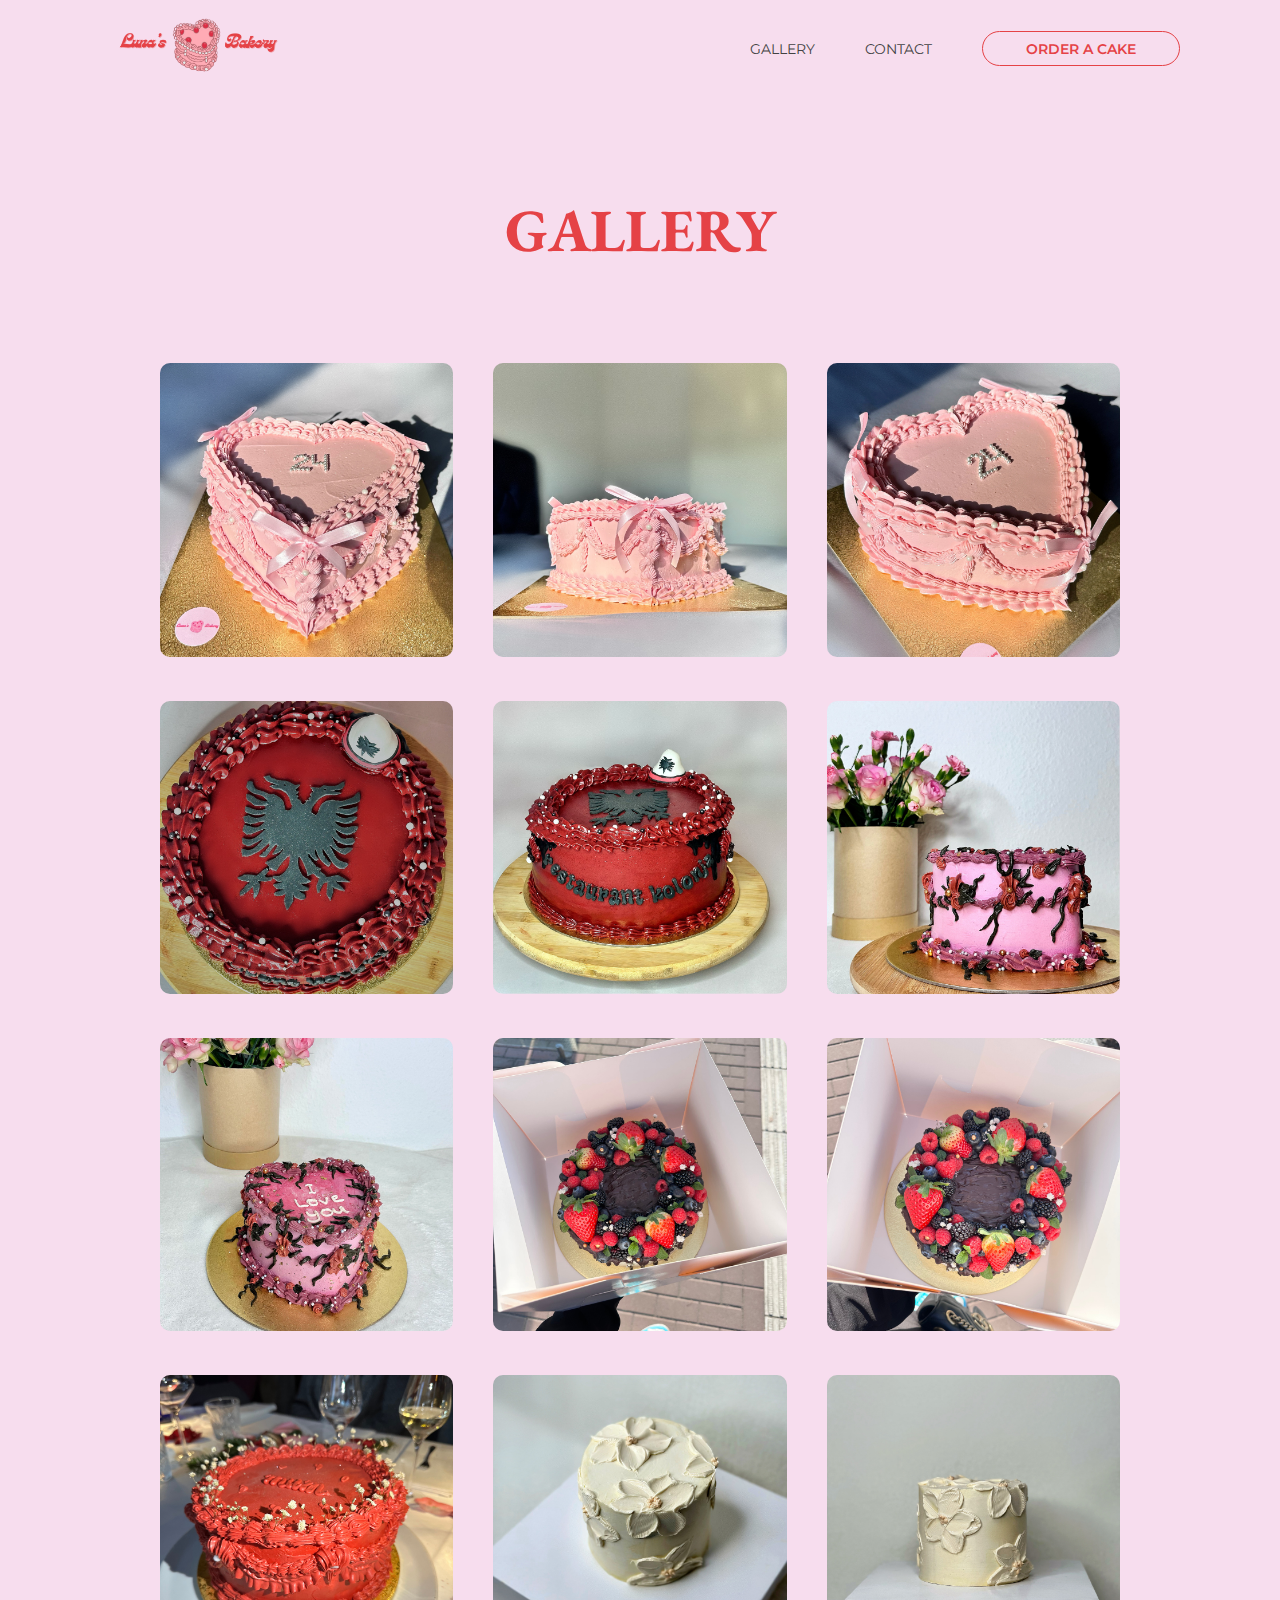
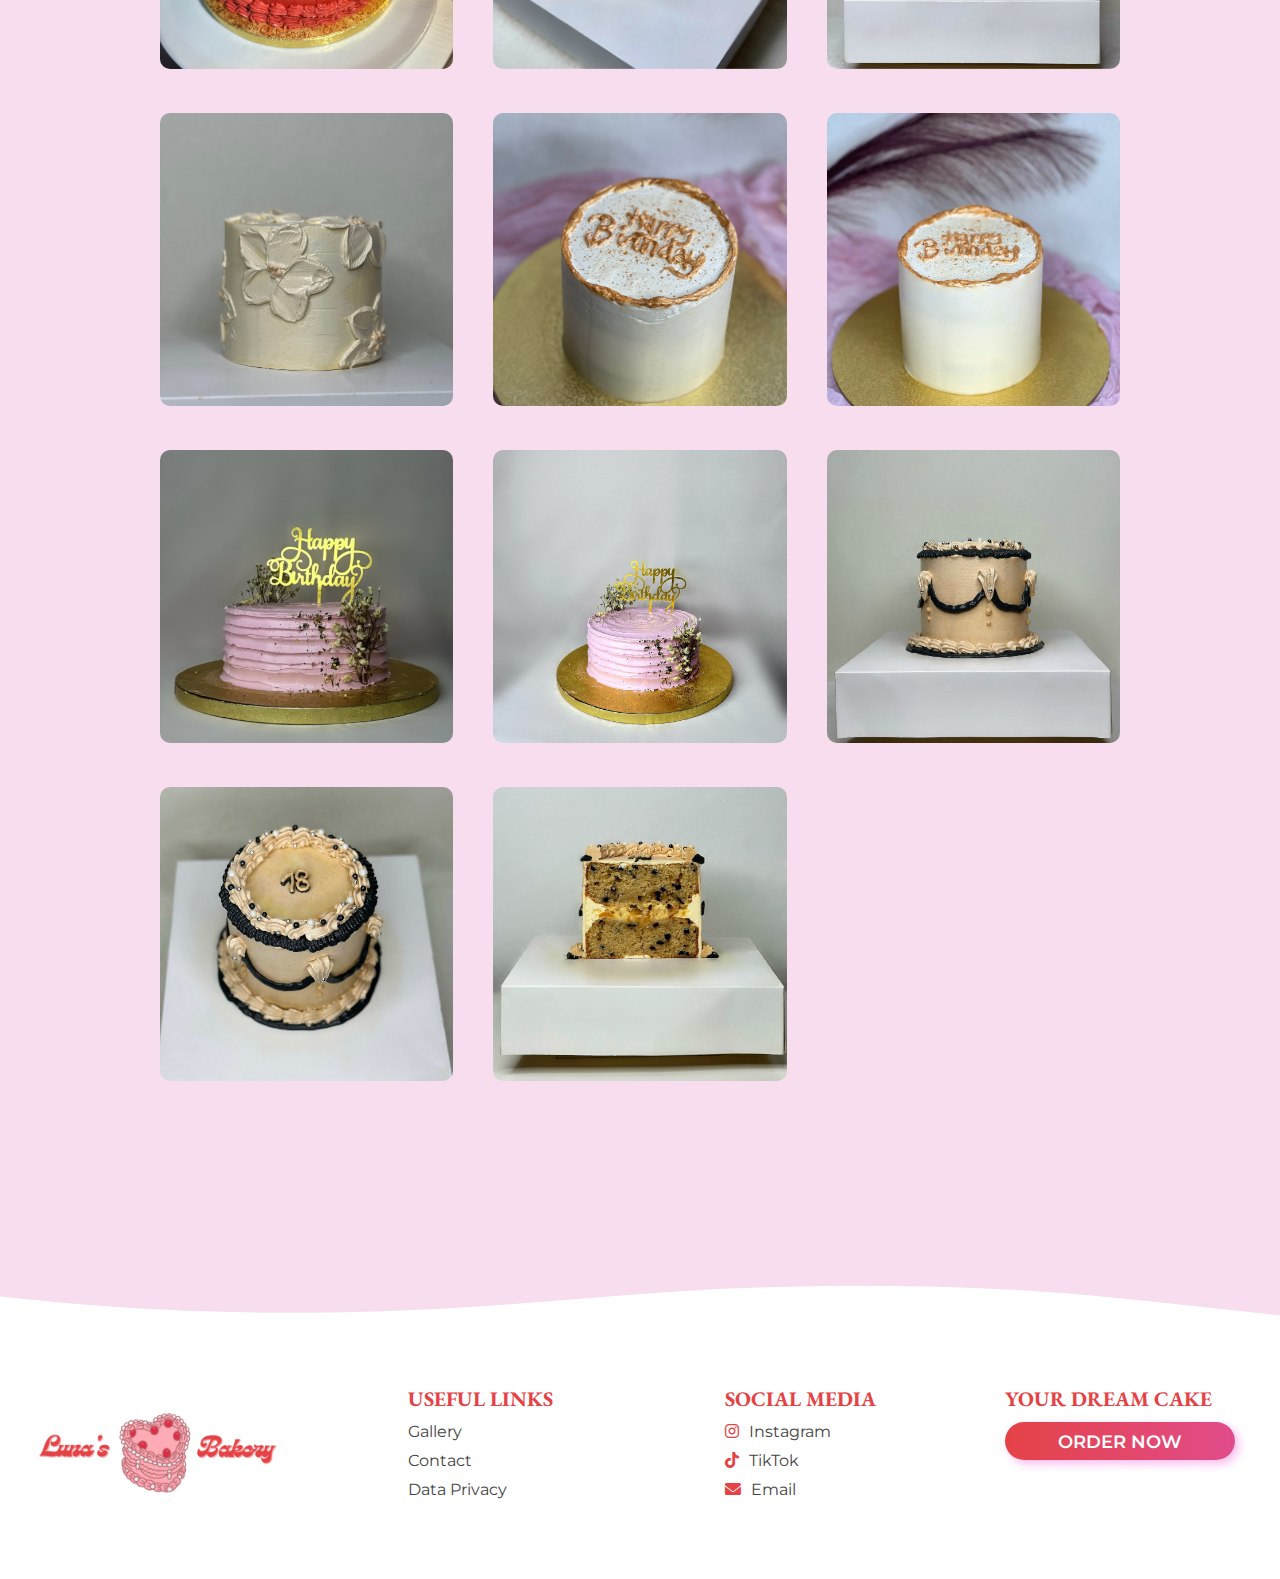
<file: gallery.html>
<!DOCTYPE html>
<html lang="en">
  <head>
    <meta charset="UTF-8" />
    <meta name="viewport" content="width=device-width, initial-scale=1.0" />
    <meta http-equiv="X-UA-Compatible" content="ie=edge" />
    <title>Gallery - Luna's Bakery</title>
    <link rel="stylesheet" href="./style.css" />
    <link rel="icon" href="/images/small-logo.png" type="image/png" />


    <!-- Montserrat font -->

    <link
      href="https://fonts.googleapis.com/css2?family=Montserrat:wght@100;200;300;400;500;600;700&display=swap"
      rel="stylesheet"
    />

    <!-- EP GARMOND font -->

    <link
      href="https://fonts.googleapis.com/css2?family=EB+Garamond:wght@400;500;600;700&display=swap"
      rel="stylesheet"
    />

    <!-- Dancing script font -->

    <link
      href="https://fonts.googleapis.com/css2?family=Dancing+Script:wght@400;500;600;700&display=swap"
      rel="stylesheet"
    />

    <link
      href="https://cdnjs.cloudflare.com/ajax/libs/font-awesome/6.0.0-beta3/css/all.min.css"
      rel="stylesheet"
    />
    <link rel="icon" href="images/x-icon.png" type="image/png" />
  </head>

  <body>
    <header>
      <!--  -->
      <div class="flex-row header-cont">
        <a href="index.html"><img class="logo" src="images/logo.png" /></a>
        <nav class="navbar">
          <a href="gallery.html">Gallery</a>
          <a href="contact.html">Contact</a>
          <button class="btn btn-transp btn--open-popup">Order a cake</button>
        </nav>
      </div>

      <div class="menu-mobile">
        <img class="logo" src="images/logo.png" />
        <nav>
          <i class="fa-solid fa-bars hamburger-icon"></i>
        </nav>
        <div class="off-screen-menu">
          <span id="arrow-close-menu"
            >Close<i class="fa-solid fa-chevron-right"></i
          ></span>
          <img class="logo off-screen-logo" src="images/logo.png" />
          <a href="gallery.html" class="off-screen-a">Gallery</a>
          <a href="contact.html" class="off-screen-a">Contact</a>
          <button class="btn btn-fade btn--open-popup btn--mobile-menu">Order a cake</button>
          <ul class="off-screen-links">
            <li class="off-screen-link"><a href="https://www.instagram.com/lunaliciouss.bakes/"><i class="fa-brands fa-instagram"></i></a><li>
            <li class="off-screen-link"><a href="https://www.tiktok.com/@lunaliciouss.bakes"><i class="fa-brands fa-tiktok"></i></a><li>
              <li class="off-screen-link"><a href="mailto:lunacino@icloud.com"><i class="fa-solid fa-envelope"></i></a></li>
             
          </ul>
        </div>
        <!-- <button class="btn btn-transp btn--open-popup">Order a cake</button> -->
      </div>
    </header>

    <main>
      <!--- POPUP ------>
      <div class="wrapper"></div>

      <div class="popup">
        <h2>Order your dream cake</h2>
        <i id="x-close-popup" class="fa-solid fa-xmark"></i>
        <form
          action="https://api.web3forms.com/submit"
          id="cakeOrderForm"
          method="POST"
          class="popup-form"
        >
          <!-- Web3Forms Required Fields -->
          <input
            type="hidden"
            name="access_key"
            value="dc5237e2-26c8-43d6-932b-83293b91dc45"
          />
          <input
            type="hidden"
            name="redirect"
            value="https://web3forms.com/success"
          />

          <div class="upper-form-container">
            <div class="form-container form-left">
              <label for="name">Name</label>
              <input type="text" id="name" name="name" required />

              <label for="email">Email</label>
              <input type="email" id="email" name="email" required />

              <label for="phone">Phone number</label>
              <input type="text" id="phone" name="phone" required />

              <label for="pickup-date">Pick up date</label>
              <input type="date" id="pickup-date" name="pickup-date" required />
            </div>

            <div class="form-container form-right">
              <label for="cake-size">Pick your preferred cake size:</label>
              <select id="cake-size" name="cake-size" required>
                <option disabled selected value>-- select an option --</option>
                <option value="small">Small (4-6 persons)</option>
                <option value="medium">Medium (10-12 persons)</option>
                <option value="big">Big (16-20 persons)</option>
              </select>

              <label for="cake-base">Choose your cake base:</label>
              <select id="cake-base" name="cake-base" required>
                <option disabled selected value>-- select an option --</option>
                <option value="vanilla">Vanilla</option>
                <option value="surprise-me">Surprise me</option>
                <option value="red-velvet">Red velvet</option>
                <option value="chocolate">Chocolate</option>
              </select>

              <label for="cake-filling">Choose your filling:</label>
              <select id="cake-filling" name="cake-filling" required>
                <option disabled selected value>-- select an option --</option>
                <option value="surprise-me">Surprise me</option>
                <option value="raspberry">Raspberry</option>
                <option value="chocolate">Chocolate</option>
                <option value="vanilla">Vanilla</option>
                <option value="mango">Mango</option>
                <option value="pistachio">Pistachio +5€</option>
                <option value="lotus-cream">Lotus cream +5€</option>
              </select>

              <label for="lettering">Lettering</label>
              <input
                type="text"
                id="lettering"
                name="lettering"
                placeholder="example: 'Happy Birthday!'"
              />
            </div>
          </div>

          <div class="down-form-container">
            <div class="allergies">
              <label for="allergies"
                >Any allergies? Please state them here:</label
              >

              <textarea id="allergies" name="allergies" rows="5" cols="33">
              </textarea>
            </div>

            <div class="message">
              <label for="message">Any other questions? Write me here: </label>

              <textarea id="message" name="message" rows="5" cols="33">
              </textarea>
            </div>
          </div>
          <input
            class="btn-fade form-btn btn--open-popup"
            type="submit"
            value="order your cake"
            id="submitBtn"
          />
        </form>
      </div>

      <section class="pink-bg flex-column gallery-sct">
        <h1>Gallery</h1>
        <div class="gallery-cont">
          <div class="grid-row gallery-grid">

           <a target="_blank" href="images/1.png">
  <img src="images/1.png" loading="lazy" />
</a>
<a target="_blank" href="images/2.png">
  <img src="images/2.png" loading="lazy" />
</a>
<a target="_blank" href="images/3.png">
  <img src="images/3.png" loading="lazy" />
</a>
<a target="_blank" href="images/4.png">
  <img src="images/4.png" loading="lazy" />
</a>
<a target="_blank" href="images/5.png">
  <img src="images/5.png" loading="lazy" />
</a>
<a target="_blank" href="images/6.png">
  <img src="images/6.png" loading="lazy" />
</a>
<a target="_blank" href="images/7.png">
  <img src="images/7.png" loading="lazy" />
</a>
<a target="_blank" href="images/8.png">
  <img src="images/8.png" loading="lazy" />
</a>
<a target="_blank" href="images/9.png">
  <img src="images/9.png" loading="lazy" />
</a>
<a target="_blank" href="images/10.png">
  <img src="images/10.png" loading="lazy" />
</a>
<a target="_blank" href="images/11.png">
  <img src="images/11.png" loading="lazy" />
</a>
<a target="_blank" href="images/12.png">
  <img src="images/12.png" loading="lazy" />
</a>
<a target="_blank" href="images/13.png">
  <img src="images/13.png" loading="lazy" />
</a>
<a target="_blank" href="images/14.png">
  <img src="images/14.png" loading="lazy" />
</a>
<a target="_blank" href="images/15.png">
  <img src="images/15.png" loading="lazy" />
</a>
<a target="_blank" href="images/16.png">
  <img src="images/16.png" loading="lazy" />
</a>
<a target="_blank" href="images/17.png">
  <img src="images/17.png" loading="lazy" />
</a>
<a target="_blank" href="images/18.png">
  <img src="images/18.png" loading="lazy" />
</a>
<a target="_blank" href="images/19.png">
  <img src="images/19.png" loading="lazy" />
</a>
<a target="_blank" href="images/20.png">
  <img src="images/20.png" loading="lazy" />
</a>

             

        </div>
      </section>
    </main>

    <footer>
      <div class="custom-shape-divider-top-pink">
        <svg
          data-name="Layer 1"
          xmlns="http://www.w3.org/2000/svg"
          viewBox="0 0 1200 120"
          preserveAspectRatio="none"
        >
          <path
            d="M321.39,56.44c58-10.79,114.16-30.13,172-41.86,82.39-16.72,168.19-17.73,250.45-.39C823.78,31,906.67,72,985.66,92.83c70.05,18.48,146.53,26.09,214.34,3V0H0V27.35A600.21,600.21,0,0,0,321.39,56.44Z"
            class="shape-fill"
          ></path>
        </svg>
      </div>
      <img class="hidden footer-cake" src="images/side-cake.png" />

      <div class="grid-row footer-cont">
        <a href="index.html"
          ><img class="footer-logo" src="images/logo.png" alt="logo"
        /></a>
        <div class="footer-item">
          <p class="footer-label">Useful Links</p>
          <nav>
            <ul class="footer-links">
              <li class="footer-link"><a href="gallery.html">Gallery</a></li>
              <li></li>
              <li class="footer-link"><a href="contact.html">Contact</a></li>
              <li></li>
              <li class="footer-link"><a href="data-privacy.html">Data Privacy</a></li>
              <li></li>
            </ul>
          </nav>
        </div>
        <div class="footer-item">
          <p class="footer-label">Social media</p>
          <ul class="footer-links">
            <li class="footer-link">
              <i class="fa-brands fa-instagram"></i
              ><a href="https://www.instagram.com/lunaliciouss.bakes/"
                >Instagram</a
              >
            </li>
            <li></li>
            <li class="footer-link">
              <i class="fa-brands fa-tiktok"></i
              ><a href="https://www.tiktok.com/@lunaliciouss.bakes">TikTok</a>
            </li>
            <li></li>
            <li class="footer-link">
              <i class="fa-solid fa-envelope"></i
              ><a href="mailto:lunacino@icloud.com">Email</a>
            </li>
            <li></li>
          </ul>
        </div>
        <div class="footer-item">
          <p class="footer-label">Your dream cake</p>
          <button class="btn btn-fade btn--open-popup">Order now</button>
        </div>
      </div>
    </footer>
  </body>

  <script src="script.js"></script>
</html>
</file>
<file: style.css>
* {
  margin: 0;
  padding: 0;
  box-sizing: border-box;
  font-family: "Montserrat", sans-serif;
  list-style: none;
}

/* -------- ROOT -------- */

:root {
  --white: #fff;
  --black-grey: #434343;
  --background-pink: #f7ddee;
  --accent-red: #e54246;
  --accent-pink: #de51ad;
  --gradient-pink: #f9e4f1;
  --mobile-menu-pink: #f8b8df;

  --textsize-3xs: 0.9rem;
  --textsize-xxs: 1.1rem;
  --textsize-xs: 1.1rem;
  --textsize-s: 1.3rem;
  --textsize-m: 2rem;
  --textsize-l: 6rem;

  --cont-height-l: 750px;
  --cont-height-m: 625px;
  --cont-height-s: 500px;

  --cont-width-full: 95%;
  --cont-width-small: 75%;

  --gap-s: 10px;
  --gap-m: 20px;
  --gap-l: 40px;
  --gap-xl: 80px;
  --gap-xxl: 120px;
}

/* ---------- TEXT ---------------*/

.text-welcome {
  transform: rotate(-2deg);
  font-family: "Dancing Script", cursive;
  color: var(--accent-red);
  font-size: var(--textsize-m);
}

.label {
  color: var(--accent-red);
  font-size: var(--textsize-m);
  font-family: "Dancing Script", cursive;
}

.text-normal {
  font-size: var(--textsize-xxs);
  color: var(--black-grey);
  z-index: 1;
}

h1 {
  color: var(--accent-red);
  font-size: var(--textsize-l);
  text-transform: uppercase;
  font-family: "EB Garamond", serif;
  font-weight: 700;
  line-height: 1.1;
}

h2 {
  color: var(--accent-red);
  font-size: var(--textsize-m);
  text-transform: uppercase;
  font-family: "EB Garamond", serif;
  font-weight: 700;
}

h3 {
  color: var(--accent-red);
  font-size: var(--textsize-s);
  text-transform: uppercase;
  font-family: "EB Garamond", serif;
  font-weight: 700;
}

.number {
  font-family: "EB Garamond", serif;
  font-weight: 700;
  font-size: var(--textsize-s);
}

.test-name {
  color: var(--accent-red);
  font-family: "EB Garamond", serif;
  font-weight: 500;
  font-size: var(--textsize-s);
}

/* ---------- BUTTONS ------------ */

.btn {
  font-weight: 600;
  font-size: var(--textsize-xxs);
  text-transform: uppercase;
  padding: 0.5em 3em;
  border-radius: 20px;
  cursor: pointer;
}

.btn:focus {
  outline: none;
}

.btn-fade {
  background: linear-gradient(to right, var(--accent-red), var(--accent-pink));
  color: white;
  border: none;
  box-shadow: 4px 4px 10px rgb(252, 187, 239);
  background-size: 150%;
  background-position: left center; /* Start position */

  transition: background-position 0.5s ease-in-out;
}

.btn-fade:hover {
  background-position: right center; /* Moves the colors, swapping them */
}

.btn-transp {
  border: 1px solid;
  border-color: var(--accent-red);
  background-color: #ffffff00;
  color: var(--accent-red);
  font-size: var(--textsize-3xs);
  transition: 0.3s;
}

.btn-transp:hover {
  background-color: var(--accent-red);
  color: var(--white);
}

body,
html {
  overflow-x: hidden;
  margin: auto;
}

a {
  text-decoration: none;
  color: var(--black-grey);
  cursor: pointer;
  transition: 0.3s;
}

a:hover {
  color: var(--accent-red);
}

section {
  display: flex;
  justify-content: center;
}

/*  --------------- CONTAINERS ---------------   */

.hidden {
  display: none;
}

.grid-row {
  display: grid;
  align-items: end;
  grid-template-columns: repeat(4, 1fr);
}

.grid-column {
  display: grid;
}

.flex-row {
  display: flex;
  flex-direction: row;
  overflow-y: hidden;
}

.flex-column {
  display: flex;
  flex-direction: column;
  align-items: center;
  padding: 100px 0;
  overflow-y: hidden;
}

.container-small {
  width: 75%;
}

.pink-bg {
  background-color: var(--background-pink);
  position: relative;
}

.white-bg {
  background-color: var(--background-white);
  position: relative;
}

/* ------ HEADER -------- */

.menu-mobile {
  display: none;
}

.header-cont {
  background-color: var(--background-pink);
  justify-content: space-between;
  align-items: center;
  padding: 0 100px;
}

.logo {
  width: 200px;
}

.navbar {
  display: flex;
  align-items: center;
  gap: 50px;
}

.navbar a {
  text-transform: uppercase;
  font-size: var(--textsize-3xs);
}

.navbar a:hover {
  color: var(--accent-red);
}

/* ------ POPUP ------- */

.wrapper {
  position: fixed;
  background-color: #61044042;
  top: 0;
  left: 0;
  z-index: 100;
  height: 100%;
  width: 100%;
  backdrop-filter: blur(4px);
  transition: all 0.5s;
  display: none;
}

.popup {
  position: fixed;
  top: 50%;
  left: 50%;
  transform: translate(-50%, -50%);
  background-color: var(--white);
  width: 50%;
  transition: all 0.5s;
  padding: 2rem;
  z-index: 1001;
  box-shadow: 4px 4px 10px rgba(248, 78, 214, 0.186);
  border-radius: 10px;
  display: none;
  flex-direction: column;
  align-items: center;
  justify-content: center;
  overflow-x: hidden;
}

.popup i {
  font-size: var(--textsize-s);
  color: var(--accent-red);
  position: absolute;
  top: 2%;
  right: 2%;
  cursor: pointer;
}

.popup h2 {
  margin-bottom: 5%;
  align-self: center;
  text-align: center;
  font-size: var(--textsize-s);
}

.popup-form {
  display: flex;
  flex-direction: column;
  gap: var(--gap-l);
  justify-content: center;
}

.upper-form-container,
.down-form-container {
  display: flex;
  flex-direction: row;
  gap: var(--gap-l);
}

.form-container {
  width: 100%;
  display: flex;
  flex-direction: column;
  gap: var(--gap-s);
}

.popup-form label {
  color: var(--accent-red);
  font-weight: 500;
  font-size: var(--textsize-3xs);
}

.popup-form input {
  border: 1px solid #c037a062;
  border-radius: 50px;
  padding: 10px;
  font-size: var(--textsize-xxs);
}

.form-left input {
  padding: 9px;
}

.form-bottom {
  display: flex;
  flex-direction: row;
}

.popup-form textarea {
  margin-top: 1rem;
  width: 90%;
}

.form-btn {
  align-self: center;
  width: 300px;
  text-transform: uppercase;
  font-weight: 600;
  cursor: pointer;
}

/* select */

.popup-form select {
  padding: 10px;
  border-radius: 30px;
  border: 1px solid #c037a062;
  cursor: pointer;
}

.popup-form input::placeholder {
  font-size: var(--textsize-3xs);
}

/* ------ HERO -------- */

.hero-cont {
  height: var(--cont-height-m);
  width: var(--cont-width-small);
  justify-content: center;
  align-items: center;
}

.hero-cont img {
  width: 50%;
  object-fit: cover;
  z-index: 50;
}

.hero-content {
  display: flex;
  flex-direction: column;
  align-items: center;
  justify-content: center;
  text-align: center;
  gap: var(--gap-s);
}

.hero-content button {
  margin-top: 30px;
}

/* ------ PRODUCTS -------- */

.products-grid {
  gap: var(--gap-xl);
}

.products-cont {
  justify-content: center;
  min-height: var(--cont-height-l);
  gap: var(--gap-xxl);
  width: var(--cont-width-full);
}

.cake-type {
  display: flex;
  flex-direction: column;
  align-items: center;
  gap: var(--gap-s);
}

.cake-type img {
  width: 300px;
  border-radius: 10px;
}

/*  ---------- THE PROCESS ------------ */

.process-sct {
  position: relative;
}

.process-sct img {
  width: 400px;
  position: absolute;
  bottom: -30%;
  left: -5%;
  transform: rotate(20deg);
  z-index: 5;
  opacity: 0.7;
}

.process-grid {
  gap: var(--gap-xl);
}

.process-cont {
  justify-content: flex-start;
  width: var(--cont-width-full);
  gap: var(--gap-l);
}

.process-cont h2 {
  align-self: flex-start;
}

.process-card {
  display: flex;
  flex-direction: column;
  justify-content: flex-start;
  align-items: center;
  gap: var(--gap-m);
  padding: 60px 20px;
  height: 400px;
  background: linear-gradient(135deg, var(--white), var(--gradient-pink));
  box-shadow: 4px 4px 10px rgba(248, 78, 214, 0.186);
  border-radius: 20px;
  text-align: center;
  z-index: 10;
}

.circle-number {
  display: flex;
  justify-content: center;
  align-items: center;
  margin-bottom: 20px;
  color: var(--white);
  background-color: var(--accent-red);
  height: 50px;
  width: 50px;
  border-radius: 50%;
}

/* ----------- TESTIMONIALS ------------- */

.test-grid {
  grid-template-columns: repeat(3, 1fr);
  gap: var(--gap-xxl);
}

.testimonials-cont {
  justify-content: flex-start;
  width: var(--cont-width-full);
  gap: var(--gap-l);
}

.testimonials-cont h2 {
  align-self: flex-end;
}

.testimonial {
  height: 275px;
  display: flex;
  flex-direction: column;
  align-items: center;
  text-align: center;
  background: linear-gradient(135deg, var(--white), var(--gradient-pink));
  box-shadow: 4px 4px 10px rgba(248, 78, 214, 0.186);
  padding: 40px 20px 40px;
  border-radius: 20px;
  position: relative;
  gap: var(--gap-m);
}

.testimonial img {
  width: 75px;
  opacity: 0.3;
  position: absolute;
  bottom: 15%;
  left: 2%;
  z-index: 0;
}

.text-test {
  font-size: var(--textsize-xs);
}

/* ----------- ABOUT ME -------------- */

.about-cont {
  padding: 50px 0 0;
  gap: var(--gap-xl);
  height: var(--cont-height-m);
  width: var(--cont-width-small);
  justify-content: center;
  align-items: center;
}

.about-cont img {
  width: 40%;
  object-fit: contain;
}

.about-content {
  display: flex;
  flex-direction: column;
  align-items: start;
  padding: 80px 0 20px;
  gap: var(--gap-s);
}

.about-content p {
  padding-right: 10%;
  font-size: var(--textsize-xxs);
}

/* ----------- BENEFITS ------------- */

.benefit-cont {
  gap: var(--gap-xl);
  width: var(--cont-width-full);
}

.benefit-grid {
  grid-template-columns: repeat(4, 1fr);
  column-gap: var(--gap-l);
}

.benefit-card {
  display: flex;
  flex-direction: column;
  justify-content: flex-start;
  align-items: center;
  gap: var(--gap-m);
  padding: 40px 20px;
  height: 300px;
  background: linear-gradient(135deg, var(--white), var(--gradient-pink));
  box-shadow: 4px 4px 10px rgba(248, 78, 214, 0.149);
  border-radius: 20px;
  text-align: center;
}

.benefit-card img {
  width: 75px;
}

/* -------- FOOTER --------- */

footer {
  position: relative;
}

.footer-cont {
  padding: 100px 0 50px;
  justify-items: center;
  align-items: start;
  grid-template-columns: repeat(4, 1fr);
}

.footer-logo {
  width: 300px;
}

.footer-label {
  color: var(--accent-red);
  font-size: var(--textsize-s);
  text-transform: uppercase;
  font-family: "EB Garamond", serif;
  font-weight: 700;
  margin-bottom: 10px;
}

.footer-link {
  margin-bottom: 10px;
  color: var(--black-grey);
}

.footer-link:hover {
  color: var(--accent-red);
}

.footer-link i {
  color: var(--accent-red);
  margin-right: 10px;
}

/* ----------- SHAPE DIVIDERS ----------------- */

/* White */

.custom-shape-divider-top-white {
  position: absolute;
  top: 0;
  left: 0;
  overflow: hidden;
  line-height: 0;
}

.custom-shape-divider-top-white svg {
  position: relative;
  display: block;
  width: calc(133% + 1.3px);
  height: 50px;
  overflow: hidden;
}

.custom-shape-divider-top-white .shape-fill {
  fill: #ffffff;
}

/* Pink */

.custom-shape-divider-top-pink {
  position: absolute;
  top: 0;
  left: 0;
  width: 100%;
  overflow: hidden;
  line-height: 0;
}

.custom-shape-divider-top-pink svg {
  position: relative;
  display: block;
  width: calc(130% + 1.3px);
  height: 50px;
  overflow: hidden;
}

.custom-shape-divider-top-pink .shape-fill {
  fill: #f7ddee;
}

/* ------------------- CONTACT PAGE -------------------- */

/* --------- HEADER ------------- */

.contact-header {
  background-color: var(--white);
  box-shadow: 0px 8px 10px rgba(248, 78, 214, 0.186);
  position: relative;
}

/* ----------- FORM SECTION ------------- */

.contact-sct {
  background-color: var(--white);
  display: flex;
  flex-direction: column;
  align-items: center;
  margin: 100px 0;
}

.contact-sct h1 {
  font-size: 60px;
}

.contact-main-container {
  width: var(--cont-width-small);
  display: flex;
  flex-direction: row;
  gap: var(--gap-xl);
  padding: 75px 0;
}

.contact-cont {
  display: flex;
  flex-direction: column;
  justify-content: flex-start;
  width: 100%;
  padding: 40px;
  background: linear-gradient(320deg, var(--white), var(--gradient-pink));
  box-shadow: 4px 4px 10px rgba(248, 78, 214, 0.186);
  border-radius: 10px;
}

.contact-cont h3 {
  font-size: var(--textsize-s);
  margin-bottom: 40px;
}

.contact-form {
  display: flex;
  flex-direction: column;
  gap: var(--gap-s);
}

.contact-form label {
  color: var(--accent-red);
  font-weight: 500;
  font-size: var(--textsize-3xs);
}

.contact-form input {
  border: 1px solid #c037a062;
  border-radius: 50px;
  padding: 10px;
  font-size: var(--textsize-xxs);
}

.contact-form .form-btn {
  margin-top: 30px;
}

.contact-form input:focus {
  outline: none;
}

.contact-form textarea {
  width: 100%;
  border: 1px solid #c037a062;
}

.contact-form textarea:focus {
  outline: none;
}

.contact-right {
  position: relative;
  align-items: flex-start;
  font-size: var(--textsize-xs);
  text-transform: uppercase;
}

.contact-right img {
  width: 300px;
  transform: rotate(-15deg);
  position: absolute;
  right: 0;
  bottom: 0;
}

/* --------- FAQ ------------ */

.faq-sct {
  position: relative;
}

.faq-cont {
  gap: 0;
}

.faq-grid {
  padding: 75px 0 100px;
  grid-template-columns: repeat(3, 1fr);
  row-gap: var(--gap-l);
  column-gap: var(--gap-l);
  width: var(--cont-width-full);
}

.faq-label {
  font-size: var(--textsize-xs);
}

/* ------------------------------------------------------------------------------------------------------------- GALLERY PAGE  -------------------------------------------------------------------- */

.gallery-sct h1 {
  font-size: 60px;
}

.gallery-cont {
  width: var(--cont-width-small);
  padding: 100px 0;
}

.gallery-grid {
  grid-template-columns: repeat(3, 1fr);
  gap: var(--gap-l);
}

.gallery-grid img {
  width: 100%;
  border-radius: 10px;
}

/* Data privacy page */

.data-sct {
  display: flex;
  flex-direction: column;
  align-items: center;
  gap: var(--gap-l);
  padding: 100px 0;
}

.data-sct h1 {
  font-size: 45px;
}

.data-cont {
  width: var(--cont-width-small);
}

.data-cont p {
  font-size: var(--textsize-xs);
}

/* --------------  TABLET   ---------------- */

@media (max-width: 1600px) and (min-width: 1200px) {
  .cake-type img {
    width: 90%;
  }
}

@media (max-width: 1199px) and (min-width: 768px) {
  :root {
    --textsize-3xs: 0.8rem;
    --textsize-xxs: 0.9rem;
    --textsize-xs: 1rem;
    --textsize-s: 1.2rem;
    --textsize-m: 1.8rem;
    --textsize-l: 4.5rem;

    --cont-height-l: 750px;
    --cont-height-m: 500px;
    --cont-height-s: 500px;

    --cont-width-full: 90%;
    --cont-width-small: 70%;

    --gap-s: 10px;
    --gap-m: 20px;
    --gap-l: 40px;
    --gap-xl: 80px;
    --gap-xxl: 120px;
  }

  .data-sct h1 {
    font-size: 45px;
  }

  .data-cont {
    width: var(--cont-width-small);
  }

  /* ----- POPUP ----- */

  .popup {
    top: 40%;
    width: 75%;
    padding: 4rem 2rem;
  }

  /* ///////////////////////////////// */

  .gallery-cont {
    width: var(--cont-width-full);
    padding: 100px 0;
  }

  .header-cont {
    display: none;
  }

  /* ------ Mobile menu ------- */

  .menu-mobile {
    display: flex;
    flex-direction: row;
    background-color: var(--background-pink);
    justify-content: space-between;
    align-items: center;
  }

  .hamburger-icon {
    color: var(--accent-red);
    margin-bottom: 15px;
    margin-right: 20px;
    cursor: pointer;
  }

  .off-screen-menu {
    display: flex;
    flex-direction: column;
    align-items: center;
    justify-content: flex-start;
    padding: 5rem 2rem;
    height: 100vh;
    width: 50%;
    position: fixed;
    top: 0;
    right: -100%;
    background: linear-gradient(270deg, var(--white), var(--mobile-menu-pink));
    box-shadow: -4px 0 10px rgba(248, 78, 214, 0.186);
    z-index: 101;
  }

  .off-screen-menu.active {
    right: 0;
  }

  #arrow-close-menu {
    position: absolute;
    top: 1.5%;
    left: 3%;
    text-transform: uppercase;
    font-weight: 600;
    font-size: var(--textsize-s);
    color: var(--accent-red);
    display: flex;
    gap: 5px;
    align-items: center;
    cursor: pointer;
  }

  .off-screen-a {
    text-transform: uppercase;
    margin-bottom: 40px;
    font-size: var(--textsize-s);
  }

  .off-screen-logo {
    width: 400px;
    margin-bottom: 20px;
  }

  .off-screen-links {
    display: flex;
    flex-direction: row;
    font-size: var(--textsize-s);
    color: var(--accent-red);
    gap: 20px;
    margin-top: 50px;
  }

  .off-screen-link a {
    color: var(--accent-red);
  }

  .btn--mobile-menu {
    font-size: var(--textsize-s);
  }

  /* ------ Products grid ------- */

  .products-grid {
    grid-template-columns: repeat(2, 1fr);
    justify-items: center;
    align-items: center;

    width: var(--cont-width-full);
  }

  .cake-type img {
    width: 100%;
  }

  /* ------ HERO ------- */

  .hero-cont {
    width: var(--cont-width-full);
  }

  /* ---- PROCESS GRID ---- */

  .process-cont {
    width: var(--cont-width-full);
  }

  .process-grid {
    grid-template-columns: repeat(2, 1fr);

    gap: var(--gap-l);
  }

  .process-card {
    padding: 60px 15px;
    width: 100%;
  }

  .process-sct img {
    width: 300px;
    bottom: -10%;
  }

  /* ---- TESTIMONIALS GRID ---- */

  .testimonials-cont {
    width: var(--cont-width-full);
  }

  .test-grid {
    gap: var(--gap-l);
    grid-template-columns: repeat(2, 1fr);
  }

  .testimonial {
    min-height: 200px;
  }

  /* ---- ABOUT PAGE ---- */

  .about-cont {
    width: var(--cont-width-full);
  }

  .about-content {
    padding: 50px 0 20px;
  }

  .about-content p {
    padding-right: 30px;
  }

  /* ---- BENEFITS PAGE ---- */

  .benefit-grid {
    width: var(--cont-width-full);
    grid-template-columns: repeat(2, 1fr);
    row-gap: var(--gap-l);
    column-gap: var(--gap-xl);
  }

  /* ---- Footer ---- */

  .footer-cont {
    width: 100%;
    padding: 100px 15px 50px;
    align-items: start;
    justify-content: center;
  }

  .footer-label {
    font-size: var(--textsize-xs);
  }

  .footer-logo {
    width: 200px;
  }

  /* CONTACT ME --------- */

  .contact-menu-mobile {
    background-color: var(--white);
    box-shadow: 0px 8px 10px rgba(248, 78, 214, 0.186);
    position: relative;
  }

  .contact-main-container {
    width: var(--cont-width-full);
  }

  .faq-cont {
    width: var(--cont-width-full);
  }

  .faq-grid {
    grid-template-columns: repeat(2, 1fr);
  }
}

@media (max-width: 767px) {
  :root {
    --textsize-3xs: 0.7rem;
    --textsize-xxs: 0.8rem;
    --textsize-xs: 1rem;
    --textsize-s: 1.1rem;
    --textsize-m: 1.5rem;
    --textsize-l: 3.5rem;

    --cont-height-l: 750px;
    --cont-height-m: 500px;
    --cont-height-s: 500px;

    --cont-width-full: 90%;
    --cont-width-small: 70%;

    --gap-s: 10px;
    --gap-m: 15px;
    --gap-l: 30px;
    --gap-xl: 45px;
    --gap-xxl: 60px;
  }

  html,
  body {
    overflow-x: hidden;
    margin: auto;
  }

  .data-sct {
    overflow-x: hidden;
  }

  .data-sct h1 {
    font-size: 35px;
  }

  .data-cont {
    width: 80%;
  }

  .menu-mobile img {
    width: 200px;
  }

  /* ----- OFF screen menu ----- */

  .hamburger-icon {
    color: var(--accent-red);
    margin-bottom: 15px;
    margin-right: 20px;
  }

  .off-screen-menu {
    display: flex;
    flex-direction: column;
    align-items: center;
    justify-content: flex-start;
    padding: 3rem 2rem; /*change*/
    height: 100vh;
    width: 60%;
    position: fixed;
    top: 0;
    right: -100%;
    background: linear-gradient(270deg, var(--white), var(--mobile-menu-pink));
    box-shadow: -4px 0 10px rgba(248, 78, 214, 0.186);
    z-index: 101;
  }

  .off-screen-menu.active {
    right: 0;
  }

  #arrow-close-menu {
    position: absolute;
    top: 1.5%;
    left: 3%;
    text-transform: uppercase;
    font-weight: 600;
    font-size: var(--textsize-xxs);
    color: var(--accent-red);
    display: flex;
    gap: 5px;
    align-items: center;
  }

  .off-screen-a {
    text-transform: uppercase;
    font-size: var(--textsize-xxs);
    margin-bottom: 20px;
  }

  .off-screen-logo {
    width: 400px;
    margin-bottom: 15px;
  }

  .off-screen-links {
    display: flex;
    flex-direction: row;
    font-size: var(--textsize-s);
    color: var(--accent-red);
    gap: var(--gap-s);
    margin-top: 35px;
  }

  .off-screen-link a {
    color: var(--accent-red);
  }

  .btn--mobile-menu {
    width: 100%;
    font-size: var(--textsize-3xs);
  }

  /* -------- POPUP ------ */

  .popup {
    position: absolute;
    top: 50%;
    left: 50%;
    transform: translate(-50%, -50%);
    background-color: var(--white);
    width: 90%;
    max-height: 90vh;
    overflow-y: auto;
    transition: all 0.5s;
    padding: 2rem;
    z-index: 1001;
    box-shadow: 4px 4px 10px rgba(248, 78, 214, 0.186);
    border-radius: 10px;
    display: none;
    flex-direction: column;
    align-items: center;
    justify-content: flex-start;
    margin: 0 auto;
  }

  .popup i {
    right: 3%;
  }

  .upper-form-container,
  .down-form-container {
    flex-direction: column;
  }

  .popup-form input {
    border: 1px solid #c037a062;
    border-radius: 50px;
    padding: 5px;
    font-size: var(--textsize-xxs);
  }

  .form-left input {
    padding: 5px;
  }

  select {
    padding: 5px;
  }
  /* ------- MENU ------- */

  .header-cont {
    display: none;
  }

  .menu-mobile {
    display: flex;
  }

  .menu-mobile {
    display: flex;
    flex-direction: row;
    background-color: var(--background-pink);
    justify-content: space-between;
    align-items: center;
  }

  /* ---- HERO ---- */

  .hero-cont {
    flex-direction: column;
    padding: 100px 0;
    gap: var(--gap-l);
  }

  .hero-cont img {
    width: 60%;
  }

  .hero-content {
    margin-top: 100px;
  }

  .hero-cont button {
    margin-top: 10px;
  }

  /* ---- PRODUCTS ---- */

  .products-grid {
    grid-template-columns: repeat(1, 1fr);
    justify-items: center;
    align-items: center;
  }

  /* ---- PRODUCTS ---- */

  .process-sct img {
    width: 200px;
    bottom: 40%;
  }

  .process-cont h2 {
    align-self: center;
  }

  .process-grid {
    grid-template-columns: repeat(1, 1fr);
    justify-items: center;
  }

  .process-card {
    min-height: 200px;
    width: 70%;
  }

  /* ---- TESTIMONIALS ---- */

  .testimonials-cont {
    padding-bottom: 100px;
  }

  .testimonials-cont h2 {
    align-self: center;
    text-align: center;
  }

  .test-grid {
    grid-template-columns: repeat(1, 1fr);
  }

  /* ---- ABOUT ---- */

  .about-cont {
    width: var(--cont-width-full);
    flex-direction: column;
    padding: 300px 20px;
    gap: var(--gap-l);
  }

  .about-cont img {
    width: 60%;
  }

  .about-content {
    padding: 0;
    align-items: center;
    text-align: center;
  }

  .about-content p {
    padding: 0;
    width: 100%;
    font-size: var(--textsize-xs);
  }

  /* ---- BENEFITS ---- */

  .benefit-grid {
    grid-template-columns: repeat(1, 1fr);
    row-gap: var(--gap-xl);
  }

  .benefit-cont h2 {
    text-align: center;
  }

  /* ---- FOOTER ----- */

  .footer-cont {
    grid-template-columns: repeat(1, 1fr);
    row-gap: var(--gap-l);
    justify-items: start;
    padding-left: 20px;
  }

  .footer-logo {
    margin-left: -30px;
  }

  .footer-cake {
    display: block;
    width: 150px;
    position: absolute;
    right: 5%;
    top: 40%;
    transform: rotate(-15deg);
  }

  /* Gallery */

  .gallery-cont {
    width: var(--cont-width-full);
  }

  .gallery-sct h1 {
    font-size: 40px;
  }

  .gallery-grid {
    grid-template-columns: repeat(1, 1fr);
  }

  /* ------ SHAPE DIVIDERS ------ */

  /* --------- CONTACT PAGE ----- */

  .contact-sct h1 {
    font-size: 30px;
  }

  .contact-main-container {
    flex-direction: column;
    width: var(--cont-width-full);
  }

  .contact-right img {
    width: 150px;
  }

  .faq-grid {
    grid-template-columns: repeat(1, 1fr);
  }
}

/* @media (max-width: 420px) {
  :root {
    --textsize-3xs: 0.7rem;
    --textsize-xxs: 0.8rem;
    --textsize-xs: 1rem;
    --textsize-s: 1rem;
    --textsize-m: 1.3rem;
    --textsize-l: 3.5rem;

    --cont-height-l: 750px;
    --cont-height-m: 500px;
    --cont-height-s: 500px;

    --cont-width-full: 90%;

    --gap-s: 10px;
    --gap-m: 15px;
    --gap-l: 30px;
    --gap-xl: 45px;
    --gap-xxl: 60px;
  }
  .menu-mobile img {
    width: 150px;
  }

  .footer-cake {
    width: 200px;
    right: 5%;
  }
} */

/* ANIMATIONS */

@keyframes fadeInLeft {
  from {
    opacity: 0;
    transform: translateX(50px);
  }
  to {
    opacity: 1;
    transform: translateX(0);
  }
}

.fade-in-left {
  animation: fadeInLeft 0.5s ease-in-out;
}

@keyframes fadeOutRight {
  from {
    opacity: 1;
    transform: translateX(0);
  }
  to {
    opacity: 0;
    transform: translateX(100%);
  }
}

.fade-out-right {
  animation: fadeOutRight 1s ease-in-out;
}
</file>
